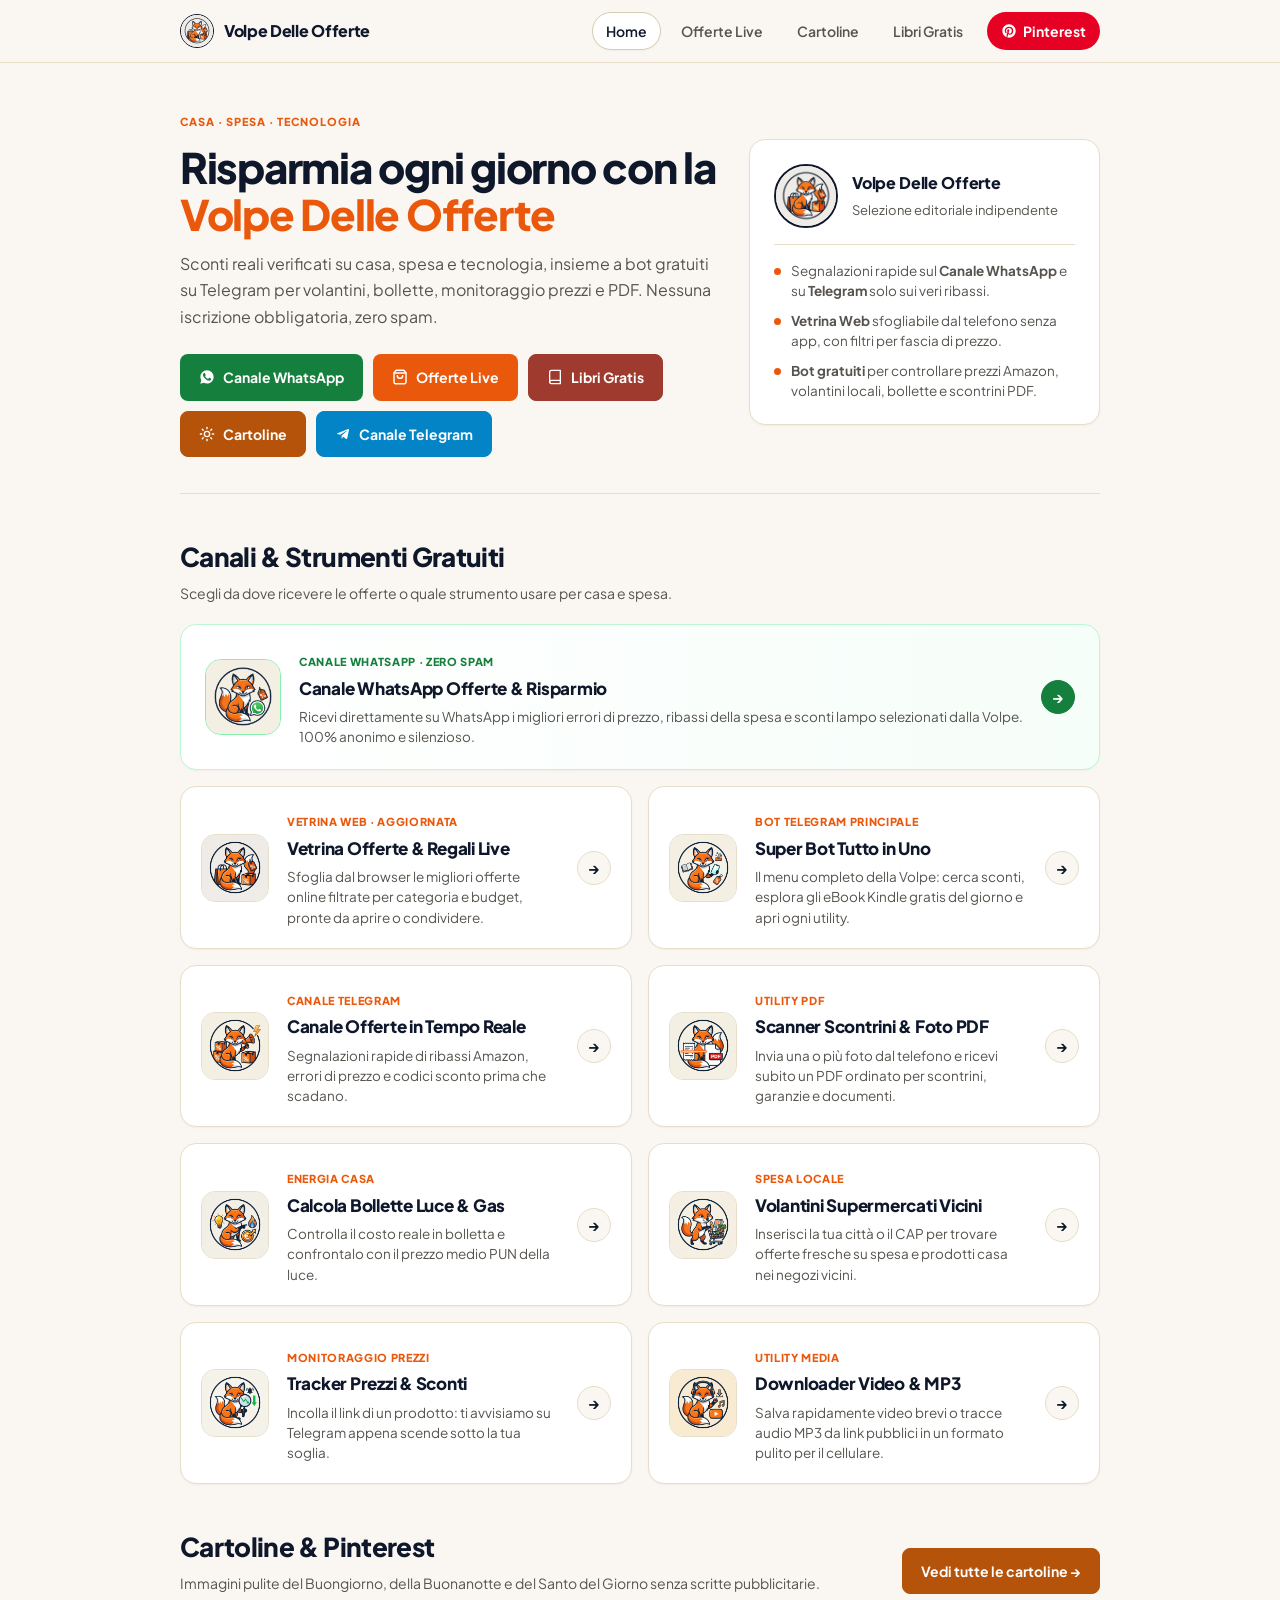
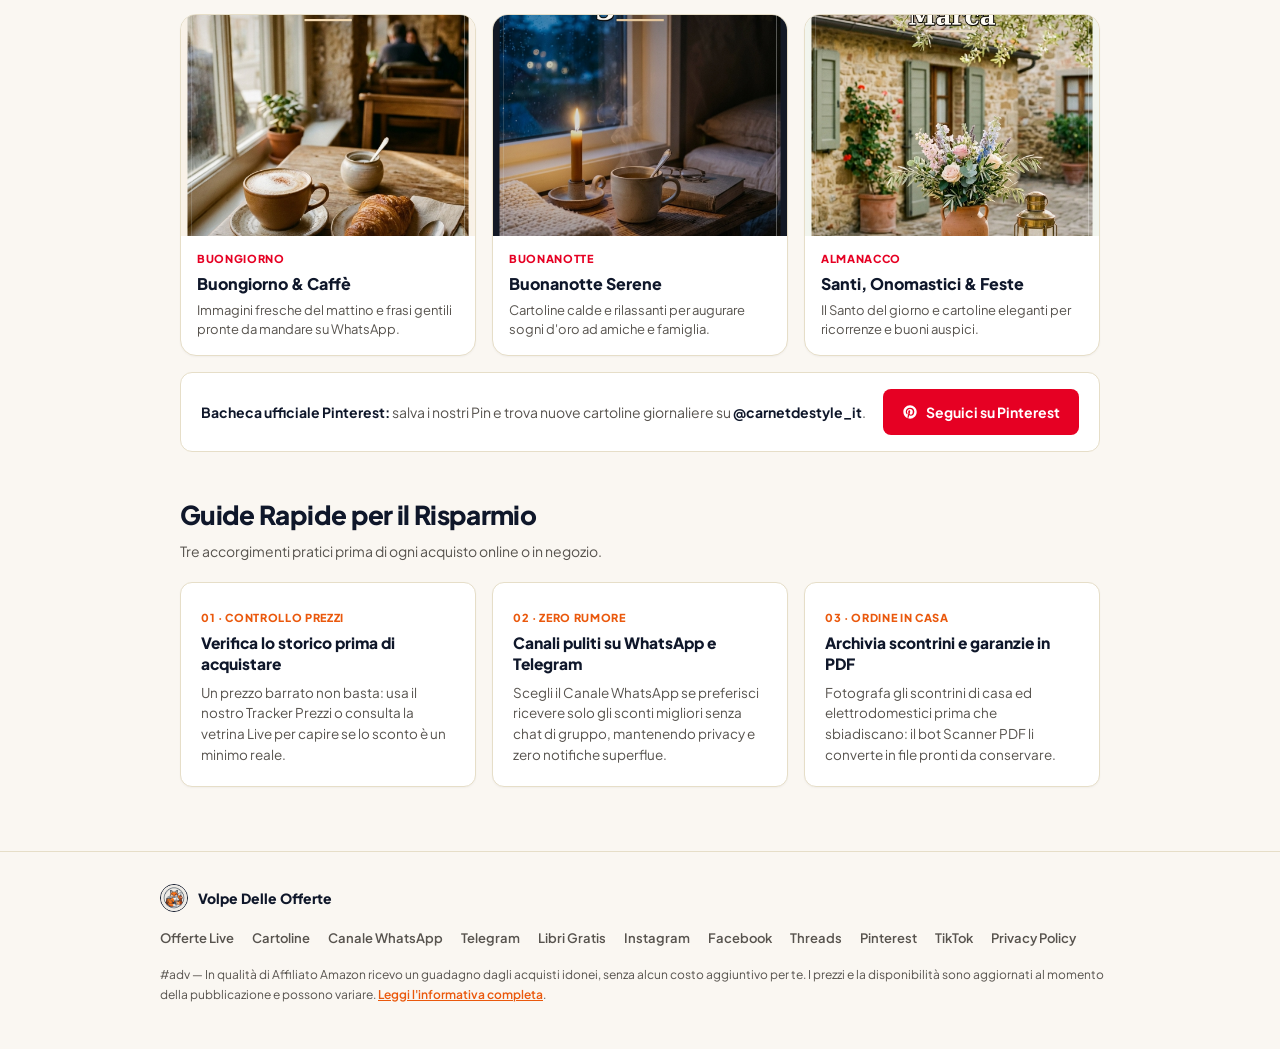
<file: index.html>
<!DOCTYPE html>
<html lang="it">
<head>
  <meta charset="UTF-8">
  <meta name="viewport" content="width=device-width, initial-scale=1.0">
  <meta name="p:domain_verify" content="c49199efcb4f9a79276123621d55f5be"/>
  <title>Volpe Delle Offerte — Sconti Verificati, Vetrina Risparmio e Strumenti Casa</title>
  <meta name="description" content="Volpe Delle Offerte seleziona ogni giorno offerte verificate e coupon, ribassi spesa, volantini supermercati, bot utili gratuiti su Telegram e cartoline per WhatsApp.">
  <meta property="og:title" content="Volpe Delle Offerte — Offerte Verificate &amp; Strumenti Gratuiti">
  <meta property="og:description" content="Canale WhatsApp senza spam, vetrina offerte live e strumenti gratuiti per la casa, la spesa e il risparmio quotidiano.">
  <meta property="og:type" content="website">
  <meta property="og:url" content="https://alby-eheh.github.io/">
  <meta property="og:image" content="https://alby-eheh.github.io/assets/logo.jpg">
  <link rel="icon" type="image/jpeg" href="assets/logo.jpg">
  <link rel="preconnect" href="https://fonts.googleapis.com">
  <link rel="preconnect" href="https://fonts.gstatic.com" crossorigin>
  <link href="https://fonts.googleapis.com/css2?family=Plus+Jakarta+Sans:wght@400;500;600;700;800&display=swap" rel="stylesheet">
  <link rel="stylesheet" href="assets/site.css?v=20261114">
  <style>
    /* Hero Editoriale a 2 Colonne */
    .hero-section {
      padding: 44px 0 36px;
      border-bottom: 1px solid var(--border);
    }

    .hero-grid {
      display: grid;
      grid-template-columns: minmax(0, 1.3fr) minmax(0, 0.85fr);
      gap: 32px;
      align-items: center;
    }

    .hero-eyebrow {
      display: inline-block;
      font-size: 11px;
      font-weight: 800;
      letter-spacing: 0.09em;
      text-transform: uppercase;
      color: var(--fox);
      margin-bottom: 12px;
    }

    .hero-title {
      margin: 0 0 14px;
      font-size: clamp(28px, 4vw, 42px);
      font-weight: 800;
      letter-spacing: -0.03em;
      line-height: 1.12;
      color: var(--ink);
    }

    .hero-title .accent {
      color: var(--fox);
    }

    .hero-subtitle {
      margin: 0 0 24px;
      font-size: 16px;
      color: var(--muted);
      max-width: 540px;
      line-height: 1.65;
    }

    .hero-actions {
      display: flex;
      flex-wrap: wrap;
      gap: 10px;
    }

    .hero-aside {
      background: var(--surface);
      border: 1px solid var(--border);
      border-radius: var(--radius-lg);
      padding: 24px;
      box-shadow: var(--shadow-sm);
    }

    .mascot-header {
      display: flex;
      align-items: center;
      gap: 14px;
      padding-bottom: 16px;
      margin-bottom: 16px;
      border-bottom: 1px solid var(--border);
    }

    .mascot-header img {
      width: 64px;
      height: 64px;
      border-radius: 50%;
      object-fit: cover;
      border: 2px solid var(--ink);
      background: var(--bg);
      flex-shrink: 0;
    }

    .mascot-header strong {
      display: block;
      font-size: 16px;
      font-weight: 800;
      color: var(--ink);
      letter-spacing: -0.01em;
    }

    .mascot-header span {
      font-size: 13px;
      color: var(--muted);
    }

    .mascot-list {
      list-style: none;
      margin: 0;
      padding: 0;
      display: grid;
      gap: 11px;
    }

    .mascot-list li {
      display: flex;
      align-items: flex-start;
      gap: 10px;
      font-size: 13.5px;
      color: var(--muted);
      line-height: 1.45;
    }

    .mascot-dot {
      width: 7px;
      height: 7px;
      border-radius: 50%;
      background: var(--fox);
      margin-top: 7px;
      flex-shrink: 0;
    }

    /* Intestazioni di Sezione */
    .section-block {
      padding: 42px 0 0;
    }

    .section-head {
      display: flex;
      align-items: flex-end;
      justify-content: space-between;
      flex-wrap: wrap;
      gap: 12px;
      margin-bottom: 20px;
    }

    .section-head h2 {
      margin: 0;
      font-size: clamp(21px, 2.6vw, 26px);
      font-weight: 800;
      letter-spacing: -0.025em;
      color: var(--ink);
    }

    .section-head p {
      margin: 4px 0 0;
      font-size: 14px;
      color: var(--muted);
    }

    /* Griglia Bento a 2 Colonne */
    .tools-grid {
      display: grid;
      grid-template-columns: repeat(2, minmax(0, 1fr));
      gap: 16px;
    }

    .tool-card {
      background: var(--surface);
      border: 1px solid var(--border);
      border-radius: var(--radius-lg);
      padding: 20px;
      display: flex;
      align-items: center;
      gap: 18px;
      box-shadow: var(--shadow-sm);
      transition: transform 0.16s ease, border-color 0.16s ease, box-shadow 0.16s ease;
    }

    .tool-card:hover {
      transform: translateY(-2px);
      border-color: var(--border-strong);
      box-shadow: var(--shadow-md);
    }

    .tool-card--featured {
      grid-column: 1 / -1;
      border-color: #bbf7d0;
      background: linear-gradient(to right, #ffffff 0%, #f6fef9 100%);
      padding: 22px 24px;
    }

    .tool-card--featured:hover {
      border-color: var(--wa);
    }

    .tool-icon {
      width: 68px;
      height: 68px;
      border-radius: 14px;
      object-fit: cover;
      border: 1px solid var(--border);
      background: var(--bg);
      flex-shrink: 0;
    }

    .tool-card--featured .tool-icon {
      width: 76px;
      height: 76px;
      border-radius: 16px;
      border-color: #86efac;
    }

    .tool-body {
      flex: 1;
      min-width: 0;
    }

    .tool-label {
      display: inline-block;
      font-size: 11px;
      font-weight: 800;
      letter-spacing: 0.06em;
      text-transform: uppercase;
      color: var(--fox);
      margin-bottom: 4px;
    }

    .tool-card--featured .tool-label {
      color: var(--wa);
    }

    .tool-title {
      margin: 0 0 5px;
      font-size: 17px;
      font-weight: 800;
      letter-spacing: -0.015em;
      color: var(--ink);
    }

    .tool-desc {
      margin: 0;
      font-size: 13.5px;
      color: var(--muted);
      line-height: 1.5;
    }

    .tool-arrow {
      width: 34px;
      height: 34px;
      border-radius: 50%;
      border: 1px solid var(--border);
      background: var(--bg);
      color: var(--ink);
      display: inline-flex;
      align-items: center;
      justify-content: center;
      flex-shrink: 0;
      font-size: 15px;
      font-weight: 700;
      transition: background-color 0.15s ease, color 0.15s ease, border-color 0.15s ease;
    }

    .tool-card:hover .tool-arrow {
      background: var(--ink);
      border-color: var(--ink);
      color: #ffffff;
    }

    .tool-card--featured .tool-arrow {
      background: var(--wa);
      border-color: var(--wa);
      color: #ffffff;
    }

    .tool-card--featured:hover .tool-arrow {
      background: var(--wa-hover);
      border-color: var(--wa-hover);
    }

    /* Sezione Cartoline & Pinterest a 3 Colonne Visuali */
    .cartoline-preview-grid {
      display: grid;
      grid-template-columns: repeat(3, minmax(0, 1fr));
      gap: 16px;
    }

    .preview-card {
      background: var(--surface);
      border: 1px solid var(--border);
      border-radius: var(--radius-lg);
      overflow: hidden;
      display: flex;
      flex-direction: column;
      box-shadow: var(--shadow-sm);
      transition: transform 0.16s ease, box-shadow 0.16s ease, border-color 0.16s ease;
    }

    .preview-card:hover {
      transform: translateY(-2px);
      border-color: var(--border-strong);
      box-shadow: var(--shadow-md);
    }

    .preview-card img {
      width: 100%;
      aspect-ratio: 4 / 3;
      object-fit: cover;
      background: var(--surface-alt);
    }

    .preview-card-body {
      padding: 14px 16px 16px;
    }

    .preview-card-tag {
      font-size: 11px;
      font-weight: 800;
      letter-spacing: 0.06em;
      text-transform: uppercase;
      color: var(--pinterest);
      margin-bottom: 4px;
      display: block;
    }

    .preview-card-title {
      margin: 0 0 4px;
      font-size: 16px;
      font-weight: 800;
      color: var(--ink);
    }

    .preview-card-desc {
      margin: 0;
      font-size: 13px;
      color: var(--muted);
      line-height: 1.45;
    }

    .pinterest-strip {
      margin-top: 16px;
      background: var(--surface);
      border: 1px solid var(--border);
      border-radius: var(--radius-md);
      padding: 16px 20px;
      display: flex;
      align-items: center;
      justify-content: space-between;
      flex-wrap: wrap;
      gap: 14px;
    }

    .pinterest-strip p {
      margin: 0;
      font-size: 14px;
      color: var(--muted);
    }

    .pinterest-strip strong {
      color: var(--ink);
    }

    /* Guide Pratiche 3 Colonne */
    .guides-grid {
      display: grid;
      grid-template-columns: repeat(3, minmax(0, 1fr));
      gap: 16px;
    }

    .guide-card {
      background: var(--surface);
      border: 1px solid var(--border);
      border-radius: var(--radius-md);
      padding: 20px;
      box-shadow: var(--shadow-sm);
    }

    .guide-step {
      display: inline-block;
      font-size: 11px;
      font-weight: 800;
      letter-spacing: 0.06em;
      text-transform: uppercase;
      color: var(--fox);
      margin-bottom: 6px;
    }

    .guide-card h3 {
      margin: 0 0 8px;
      font-size: 15.5px;
      font-weight: 800;
      line-height: 1.35;
      color: var(--ink);
    }

    .guide-card p {
      margin: 0;
      font-size: 13.5px;
      color: var(--muted);
      line-height: 1.55;
    }

    @media (max-width: 820px) {
      .hero-grid {
        grid-template-columns: 1fr;
        gap: 24px;
      }

      .tools-grid,
      .cartoline-preview-grid,
      .guides-grid {
        grid-template-columns: 1fr;
      }
    }

    @media (max-width: 640px) {
      .hero-section {
        padding: 28px 0 28px;
      }

      .tool-card,
      .tool-card--featured {
        padding: 16px;
        gap: 14px;
      }

      .tool-icon,
      .tool-card--featured .tool-icon {
        width: 56px;
        height: 56px;
      }
    }
      .btn-book { background: #9f3a2e; color: #fff; border-color: #9f3a2e; }
    .btn-book:hover { background: #822d23; color: #fff; }
    .btn-cards { background: #b45309; color: #fff; border-color: #b45309; }
    .btn-cards:hover { background: #92400e; color: #fff; }
    .btn-tg { background: #0284c7; color: #fff; border-color: #0284c7; }
    .btn-tg:hover { background: #0369a1; color: #fff; }
  </style>
</head>
<body>
  <header class="site-topbar">
    <div class="site-topbar-inner">
      <a class="site-brand" href="./">
        <img src="assets/logo.jpg" alt="Volpe Delle Offerte">
        <span>Volpe Delle Offerte</span>
      </a>
      <nav class="site-nav" aria-label="Menu principale">
        <a class="is-active" href="./">Home</a>
        <a href="miniapp/">Offerte Live</a>
        <a href="buongiorno/">Cartoline</a>
        <a href="libri/">Libri Gratis</a>
        <a class="nav-pinterest" href="https://www.pinterest.com/carnetdestyle_it/" target="_blank" rel="noopener">
          <svg class="icon-svg" viewBox="0 0 24 24" fill="currentColor" aria-hidden="true"><path d="M12 2C6.48 2 2 6.48 2 12c0 4.24 2.65 7.86 6.39 9.29-.09-.78-.17-1.98.04-2.83.18-.77 1.18-5.01 1.18-5.01s-.3-.6-.3-1.49c0-1.4.81-2.44 1.82-2.44.86 0 1.27.64 1.27 1.41 0 .86-.55 2.15-.83 3.34-.24 1 .5 1.81 1.48 1.81 1.78 0 3.14-1.88 3.14-4.59 0-2.4-1.72-4.08-4.18-4.08-2.85 0-4.52 2.14-4.52 4.35 0 .86.33 1.78.75 2.28.08.1.09.19.07.29-.08.31-.25 1-.28 1.14-.04.18-.15.22-.34.13-1.25-.58-2.03-2.41-2.03-3.88 0-3.16 2.3-6.06 6.62-6.06 3.48 0 6.18 2.48 6.18 5.79 0 3.45-2.18 6.23-5.2 6.23-1.02 0-1.97-.53-2.3-1.15l-.63 2.38c-.23.87-.84 1.96-1.25 2.62.94.29 1.94.45 2.98.45 5.52 0 10-4.48 10-10S17.52 2 12 2z"/></svg>
          Pinterest
        </a>
      </nav>
    </div>
  </header>

  <main class="site-container">
    <section class="hero-section">
      <div class="hero-grid">
        <div>
          <span class="hero-eyebrow">Casa · Spesa · Tecnologia</span>
          <h1 class="hero-title">Risparmia ogni giorno con la <span class="accent">Volpe Delle Offerte</span></h1>
          <p class="hero-subtitle">
            Sconti reali verificati su casa, spesa e tecnologia, insieme a bot gratuiti su Telegram per volantini, bollette, monitoraggio prezzi e PDF. Nessuna iscrizione obbligatoria, zero spam.
          </p>
          <div class="hero-actions">
            <a class="btn btn-wa" href="https://whatsapp.com/channel/0029VbETLnsD38CLMNvogI3g" target="_blank" rel="noopener">
              <svg class="icon-svg" viewBox="0 0 24 24" fill="currentColor" aria-hidden="true"><path d="M12.04 2C6.58 2 2.13 6.45 2.13 11.91c0 1.75.46 3.45 1.32 4.95L2 22l5.25-1.38c1.45.79 3.08 1.21 4.78 1.21 5.46 0 9.91-4.45 9.91-9.91C21.95 6.45 17.5 2 12.04 2zm5.82 14.07c-.24.68-1.42 1.3-1.96 1.38-.51.08-1.15.11-1.86-.12-.44-.14-1-.33-1.71-.64-3-1.3-4.96-4.34-5.11-4.54-.15-.2-1.22-1.63-1.22-3.11 0-1.48.77-2.21 1.05-2.51.27-.3.6-.37.8-.37.2 0 .4 0 .57.01.18.01.43-.07.67.51.24.59.83 2.02.9 2.17.07.15.12.32.02.52-.1.2-.15.32-.3.5-.15.17-.31.38-.45.51-.15.15-.3.31-.13.61.18.3.79 1.31 1.7 2.12 1.17 1.04 2.16 1.36 2.46 1.51.3.15.48.13.66-.08.18-.2.75-.87.95-1.17.2-.3.4-.25.67-.15.27.1 1.73.82 2.03.97.3.15.5.22.57.34.07.12.07.7-.17 1.38z"/></svg>
              Canale WhatsApp
            </a>
            <a class="btn btn-fox" href="miniapp/">
              <svg class="icon-svg" viewBox="0 0 24 24" fill="none" stroke="currentColor" stroke-width="2.2" stroke-linecap="round" stroke-linejoin="round" aria-hidden="true"><path d="M6 2L3 6v14a2 2 0 0 0 2 2h14a2 2 0 0 0 2-2V6l-3-4z"/><line x1="3" y1="6" x2="21" y2="6"/><path d="M16 10a4 4 0 0 1-8 0"/></svg>
              Offerte Live
            </a>
            <a class="btn btn-book" href="libri/"><svg class="icon-svg" viewBox="0 0 24 24" fill="none" stroke="currentColor" stroke-width="2" stroke-linecap="round" stroke-linejoin="round" aria-hidden="true"><path d="M4 19.5A2.5 2.5 0 0 1 6.5 17H20"/><path d="M6.5 2H20v20H6.5A2.5 2.5 0 0 1 4 19.5v-15A2.5 2.5 0 0 1 6.5 2z"/></svg>Libri Gratis</a>
            <a class="btn btn-cards" href="buongiorno/"><svg class="icon-svg" viewBox="0 0 24 24" fill="none" stroke="currentColor" stroke-width="2" stroke-linecap="round" stroke-linejoin="round" aria-hidden="true"><circle cx="12" cy="12" r="4"/><path d="M12 2v2"/><path d="M12 20v2"/><path d="m4.93 4.93 1.41 1.41"/><path d="m17.66 17.66 1.41 1.41"/><path d="M2 12h2"/><path d="M20 12h2"/><path d="m6.34 17.66-1.41 1.41"/><path d="m19.07 4.93-1.41 1.41"/></svg>Cartoline</a>
            <a class="btn btn-tg" href="https://t.me/offerteDaVolpe" target="_blank" rel="noopener">
              <svg class="icon-svg" viewBox="0 0 24 24" fill="currentColor" aria-hidden="true"><path d="M9.78 18.65l.28-4.23 7.68-6.92c.34-.31-.07-.46-.52-.19L7.74 13.3 3.64 12c-.88-.25-.89-.86.2-1.3l15.97-6.16c.73-.33 1.43.18 1.15 1.3l-2.72 12.81c-.19.91-.74 1.13-1.5.71L12.6 16.3l-1.99 1.93c-.23.23-.42.42-.83.42z"/></svg>
              Canale Telegram
            </a>
          </div>
        </div>

        <aside class="hero-aside" aria-label="Come funziona Volpe Delle Offerte">
          <div class="mascot-header">
            <img src="assets/logo.jpg" alt="Mascotte Volpe Delle Offerte">
            <div>
              <strong>Volpe Delle Offerte</strong>
              <span>Selezione editoriale indipendente</span>
            </div>
          </div>
          <ul class="mascot-list">
            <li><span class="mascot-dot"></span><span>Segnalazioni rapide sul <strong>Canale WhatsApp</strong> e su <strong>Telegram</strong> solo sui veri ribassi.</span></li>
            <li><span class="mascot-dot"></span><span><strong>Vetrina Web</strong> sfogliabile dal telefono senza app, con filtri per fascia di prezzo.</span></li>
            <li><span class="mascot-dot"></span><span><strong>Bot gratuiti</strong> per controllare prezzi Amazon, volantini locali, bollette e scontrini PDF.</span></li>
          </ul>
        </aside>
      </div>
    </section>

    <section class="section-block" id="strumenti">
      <div class="section-head">
        <div>
          <h2>Canali &amp; Strumenti Gratuiti</h2>
          <p>Scegli da dove ricevere le offerte o quale strumento usare per casa e spesa.</p>
        </div>
      </div>

      <div class="tools-grid">
        <a class="tool-card tool-card--featured" href="https://whatsapp.com/channel/0029VbETLnsD38CLMNvogI3g" target="_blank" rel="noopener">
          <img class="tool-icon" src="assets/whatsapp.jpg" alt="Icona Canale WhatsApp Volpe Delle Offerte">
          <div class="tool-body">
            <span class="tool-label">Canale WhatsApp · Zero Spam</span>
            <h3 class="tool-title">Canale WhatsApp Offerte &amp; Risparmio</h3>
            <p class="tool-desc">Ricevi direttamente su WhatsApp i migliori errori di prezzo, ribassi della spesa e sconti lampo selezionati dalla Volpe. 100% anonimo e silenzioso.</p>
          </div>
          <span class="tool-arrow" aria-hidden="true">→</span>
        </a>

        <a class="tool-card" href="miniapp/">
          <img class="tool-icon" src="assets/logo.jpg" alt="Vetrina Offerte Live">
          <div class="tool-body">
            <span class="tool-label">Vetrina Web · Aggiornata</span>
            <h3 class="tool-title">Vetrina Offerte &amp; Regali Live</h3>
            <p class="tool-desc">Sfoglia dal browser le migliori offerte online filtrate per categoria e budget, pronte da aprire o condividere.</p>
          </div>
          <span class="tool-arrow" aria-hidden="true">→</span>
        </a>

        <a class="tool-card" href="https://t.me/scontiofferteGRATISlibri_bot" target="_blank" rel="noopener">
          <img class="tool-icon" src="assets/super_bot.jpg" alt="Super Bot Tutto in Uno">
          <div class="tool-body">
            <span class="tool-label">Bot Telegram Principale</span>
            <h3 class="tool-title">Super Bot Tutto in Uno</h3>
            <p class="tool-desc">Il menu completo della Volpe: cerca sconti, esplora gli eBook Kindle gratis del giorno e apri ogni utility.</p>
          </div>
          <span class="tool-arrow" aria-hidden="true">→</span>
        </a>

        <a class="tool-card" href="https://t.me/offerteDaVolpe" target="_blank" rel="noopener">
          <img class="tool-icon" src="assets/deals.jpg" alt="Canale Telegram Offerte">
          <div class="tool-body">
            <span class="tool-label">Canale Telegram</span>
            <h3 class="tool-title">Canale Offerte in Tempo Reale</h3>
            <p class="tool-desc">Segnalazioni rapide di ribassi Amazon, errori di prezzo e codici sconto prima che scadano.</p>
          </div>
          <span class="tool-arrow" aria-hidden="true">→</span>
        </a>

        <a class="tool-card" href="https://t.me/ConvertitoreFotoPdf_bot" target="_blank" rel="noopener">
          <img class="tool-icon" src="assets/pdf.jpg" alt="Scanner Scontrini e Foto PDF">
          <div class="tool-body">
            <span class="tool-label">Utility PDF</span>
            <h3 class="tool-title">Scanner Scontrini &amp; Foto PDF</h3>
            <p class="tool-desc">Invia una o più foto dal telefono e ricevi subito un PDF ordinato per scontrini, garanzie e documenti.</p>
          </div>
          <span class="tool-arrow" aria-hidden="true">→</span>
        </a>

        <a class="tool-card" href="https://t.me/RisparmioBolletteLuceGas_bot" target="_blank" rel="noopener">
          <img class="tool-icon" src="assets/bollette.jpg" alt="Calcola Bollette Luce e Gas">
          <div class="tool-body">
            <span class="tool-label">Energia Casa</span>
            <h3 class="tool-title">Calcola Bollette Luce &amp; Gas</h3>
            <p class="tool-desc">Controlla il costo reale in bolletta e confrontalo con il prezzo medio PUN della luce.</p>
          </div>
          <span class="tool-arrow" aria-hidden="true">→</span>
        </a>

        <a class="tool-card" href="https://t.me/VolantiniScontiSpesa_bot" target="_blank" rel="noopener">
          <img class="tool-icon" src="assets/volantini.jpg" alt="Volantini Supermercati Vicini">
          <div class="tool-body">
            <span class="tool-label">Spesa Locale</span>
            <h3 class="tool-title">Volantini Supermercati Vicini</h3>
            <p class="tool-desc">Inserisci la tua città o il CAP per trovare offerte fresche su spesa e prodotti casa nei negozi vicini.</p>
          </div>
          <span class="tool-arrow" aria-hidden="true">→</span>
        </a>

        <a class="tool-card" href="https://t.me/AmazonTracciaPrezzi_bot" target="_blank" rel="noopener">
          <img class="tool-icon" src="assets/tracker.jpg" alt="Tracker Prezzi &amp; Sconti">
          <div class="tool-body">
            <span class="tool-label">Monitoraggio Prezzi</span>
            <h3 class="tool-title">Tracker Prezzi &amp; Sconti</h3>
            <p class="tool-desc">Incolla il link di un prodotto: ti avvisiamo su Telegram appena scende sotto la tua soglia.</p>
          </div>
          <span class="tool-arrow" aria-hidden="true">→</span>
        </a>

        <a class="tool-card" href="https://t.me/FacebookYoutubeDownload_bot" target="_blank" rel="noopener">
          <img class="tool-icon" src="assets/downloader.jpg" alt="Downloader Video e MP3">
          <div class="tool-body">
            <span class="tool-label">Utility Media</span>
            <h3 class="tool-title">Downloader Video &amp; MP3</h3>
            <p class="tool-desc">Salva rapidamente video brevi o tracce audio MP3 da link pubblici in un formato pulito per il cellulare.</p>
          </div>
          <span class="tool-arrow" aria-hidden="true">→</span>
        </a>
      </div>
    </section>

    <section class="section-block" id="cartoline">
      <div class="section-head">
        <div>
          <h2>Cartoline &amp; Pinterest</h2>
          <p>Immagini pulite del Buongiorno, della Buonanotte e del Santo del Giorno senza scritte pubblicitarie.</p>
        </div>
        <a class="btn btn-cards" href="buongiorno/">Vedi tutte le cartoline →</a>
      </div>

      <div class="cartoline-preview-grid">
        <a class="preview-card" href="buongiorno/">
          <img src="assets/cartoline/pin_buongiorno_2026-11-28.jpg" alt="Cartolina Buongiorno" loading="lazy">
          <div class="preview-card-body">
            <span class="preview-card-tag">Buongiorno</span>
            <h3 class="preview-card-title">Buongiorno &amp; Caffè</h3>
            <p class="preview-card-desc">Immagini fresche del mattino e frasi gentili pronte da mandare su WhatsApp.</p>
          </div>
        </a>

        <a class="preview-card" href="buonanotte/">
          <img src="assets/cartoline/pin_buonanotte_2026-11-28.jpg" alt="Cartolina Buonanotte" loading="lazy">
          <div class="preview-card-body">
            <span class="preview-card-tag">Buonanotte</span>
            <h3 class="preview-card-title">Buonanotte Serene</h3>
            <p class="preview-card-desc">Cartoline calde e rilassanti per augurare sogni d'oro ad amiche e famiglia.</p>
          </div>
        </a>

        <a class="preview-card" href="santi/">
          <img src="assets/cartoline/pin_festivo_2026-11-28.jpg" alt="Cartolina Santo del Giorno e Feste" loading="lazy">
          <div class="preview-card-body">
            <span class="preview-card-tag">Almanacco</span>
            <h3 class="preview-card-title">Santi, Onomastici &amp; Feste</h3>
            <p class="preview-card-desc">Il Santo del giorno e cartoline eleganti per ricorrenze e buoni auspici.</p>
          </div>
        </a>
      </div>

      <div class="pinterest-strip">
        <p><strong>Bacheca ufficiale Pinterest:</strong> salva i nostri Pin e trova nuove cartoline giornaliere su <strong>@carnetdestyle_it</strong>.</p>
        <a class="btn btn-pinterest" href="https://www.pinterest.com/carnetdestyle_it/" target="_blank" rel="noopener">
          <svg class="icon-svg" viewBox="0 0 24 24" fill="currentColor" aria-hidden="true"><path d="M12 2C6.48 2 2 6.48 2 12c0 4.24 2.65 7.86 6.39 9.29-.09-.78-.17-1.98.04-2.83.18-.77 1.18-5.01 1.18-5.01s-.3-.6-.3-1.49c0-1.4.81-2.44 1.82-2.44.86 0 1.27.64 1.27 1.41 0 .86-.55 2.15-.83 3.34-.24 1 .5 1.81 1.48 1.81 1.78 0 3.14-1.88 3.14-4.59 0-2.4-1.72-4.08-4.18-4.08-2.85 0-4.52 2.14-4.52 4.35 0 .86.33 1.78.75 2.28.08.1.09.19.07.29-.08.31-.25 1-.28 1.14-.04.18-.15.22-.34.13-1.25-.58-2.03-2.41-2.03-3.88 0-3.16 2.3-6.06 6.62-6.06 3.48 0 6.18 2.48 6.18 5.79 0 3.45-2.18 6.23-5.2 6.23-1.02 0-1.97-.53-2.3-1.15l-.63 2.38c-.23.87-.84 1.96-1.25 2.62.94.29 1.94.45 2.98.45 5.52 0 10-4.48 10-10S17.52 2 12 2z"/></svg>
          Seguici su Pinterest
        </a>
      </div>
    </section>

    <section class="section-block" id="guide">
      <div class="section-head">
        <div>
          <h2>Guide Rapide per il Risparmio</h2>
          <p>Tre accorgimenti pratici prima di ogni acquisto online o in negozio.</p>
        </div>
      </div>

      <div class="guides-grid">
        <article class="guide-card">
          <span class="guide-step">01 · Controllo Prezzi</span>
          <h3>Verifica lo storico prima di acquistare</h3>
          <p>Un prezzo barrato non basta: usa il nostro Tracker Prezzi o consulta la vetrina Live per capire se lo sconto è un minimo reale.</p>
        </article>

        <article class="guide-card">
          <span class="guide-step">02 · Zero Rumore</span>
          <h3>Canali puliti su WhatsApp e Telegram</h3>
          <p>Scegli il Canale WhatsApp se preferisci ricevere solo gli sconti migliori senza chat di gruppo, mantenendo privacy e zero notifiche superflue.</p>
        </article>

        <article class="guide-card">
          <span class="guide-step">03 · Ordine in Casa</span>
          <h3>Archivia scontrini e garanzie in PDF</h3>
          <p>Fotografa gli scontrini di casa ed elettrodomestici prima che sbiadiscano: il bot Scanner PDF li converte in file pronti da conservare.</p>
        </article>
      </div>
    </section>
  </main>

  <footer class="site-footer">
    <div class="site-footer-inner">
      <div class="site-footer-top">
        <div class="site-footer-brand">
          <img src="assets/logo.jpg" alt="Volpe Delle Offerte">
          <span>Volpe Delle Offerte</span>
        </div>
        <nav class="site-footer-links" aria-label="Link utili">
          <a href="miniapp/">Offerte Live</a>
          <a href="buongiorno/">Cartoline</a>
          <a href="https://whatsapp.com/channel/0029VbETLnsD38CLMNvogI3g" target="_blank" rel="noopener">Canale WhatsApp</a>
          <a href="https://t.me/offerteDaVolpe" target="_blank" rel="noopener">Telegram</a>
          <a href="libri/">Libri Gratis</a>
          <a href="https://www.instagram.com/volpe_delle_offerte/" target="_blank" rel="noopener">Instagram</a>
          <a href="https://www.facebook.com/profile.php?id=384762195660528" target="_blank" rel="noopener">Facebook</a>
          <a href="https://www.threads.com/@volpe_delle_offerte" target="_blank" rel="noopener">Threads</a>
          <a href="https://www.pinterest.com/carnetdestyle_it/" target="_blank" rel="noopener">Pinterest</a>
          <a href="https://www.tiktok.com/@risparmiocasa.smart" target="_blank" rel="noopener">TikTok</a>
          <a href="privacy.html">Privacy Policy</a>
        </nav>
      </div>
      <div class="site-footer-legal">
        #adv — In qualità di Affiliato Amazon ricevo un guadagno dagli acquisti idonei, senza alcun costo aggiuntivo per te. I prezzi e la disponibilità sono aggiornati al momento della pubblicazione e possono variare. <a href="privacy.html">Leggi l'informativa completa</a>.
      </div>
    </div>
  </footer>
<script data-goatcounter="https://volpedelleofferte.goatcounter.com/count" async src="//gc.zgo.at/count.js"></script>
</body>
</html>
</file>
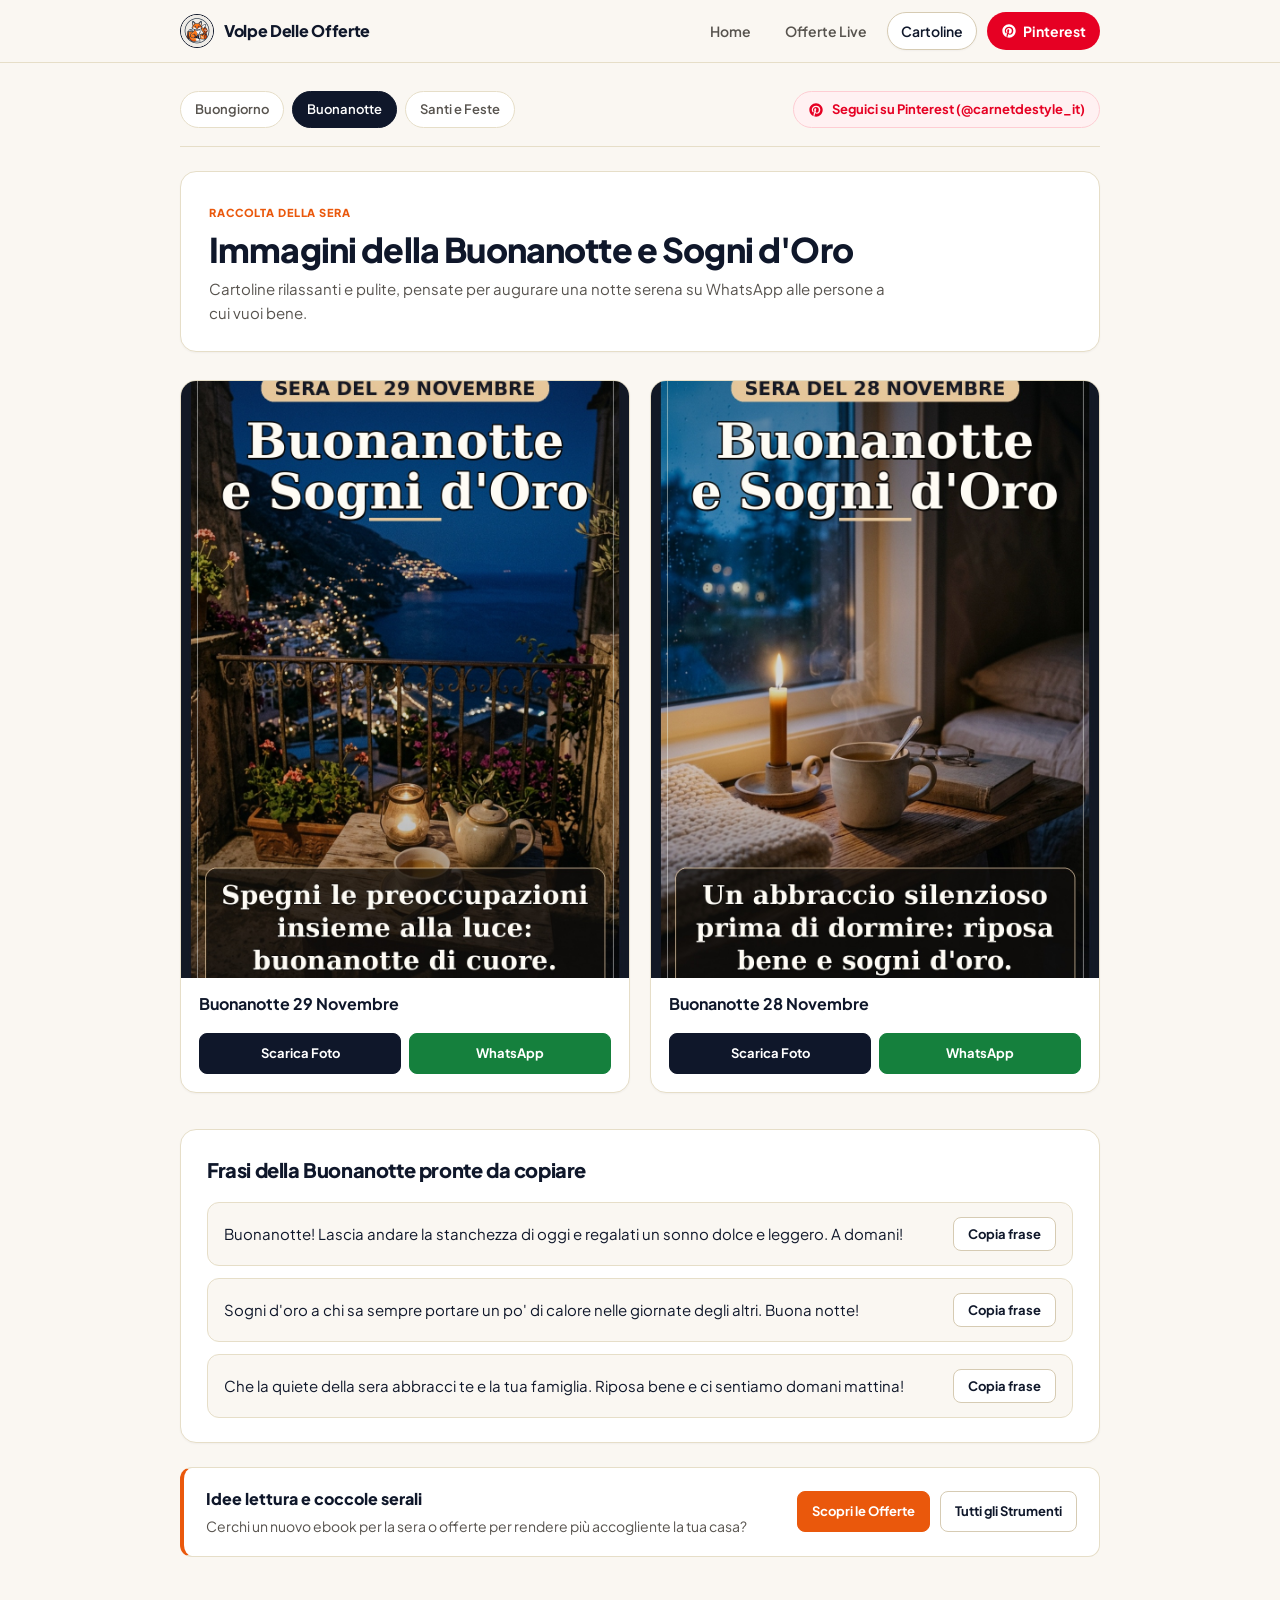
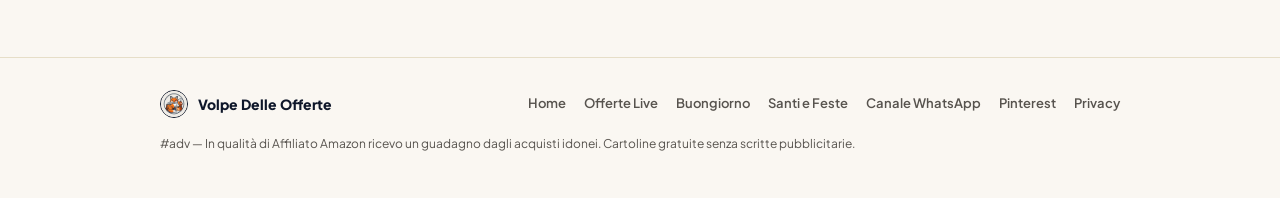
<file: buonanotte/index.html>
<!DOCTYPE html>
<html lang="it">
<head>
  <meta charset="UTF-8">
  <meta name="viewport" content="width=device-width, initial-scale=1.0">
  <title>Immagini Buonanotte Nuove e Dolci da Mandare su WhatsApp</title>
  <meta name="description" content="Immagini serene della Buonanotte e sogni d'oro senza pubblicità, pronte da scaricare gratis e condividere su WhatsApp.">
  <link rel="icon" type="image/jpeg" href="../assets/logo.jpg">
  <link rel="preconnect" href="https://fonts.googleapis.com">
  <link rel="preconnect" href="https://fonts.gstatic.com" crossorigin>
  <link href="https://fonts.googleapis.com/css2?family=Playfair+Display:wght@600;700&family=Plus+Jakarta+Sans:wght@400;600;700;800&display=swap" rel="stylesheet">
  <link rel="stylesheet" href="../assets/site.css?v=20261114">
  <link rel="stylesheet" href="../assets/cartoline.css?v=20261114">
</head>
<body>
  <header class="site-topbar">
    <div class="site-topbar-inner">
      <a class="site-brand" href="../">
        <img src="../assets/logo.jpg" alt="Volpe Delle Offerte">
        <span>Volpe Delle Offerte</span>
      </a>
      <nav class="site-nav" aria-label="Menu principale">
        <a href="../">Home</a>
        <a href="../miniapp/">Offerte Live</a>
        <a class="is-active" href="../buongiorno/">Cartoline</a>
        <a class="nav-pinterest" href="https://www.pinterest.com/carnetdestyle_it/" target="_blank" rel="noopener">
          <svg class="icon-svg" viewBox="0 0 24 24" fill="currentColor" aria-hidden="true"><path d="M12 2C6.48 2 2 6.48 2 12c0 4.24 2.65 7.86 6.39 9.29-.09-.78-.17-1.98.04-2.83.18-.77 1.18-5.01 1.18-5.01s-.3-.6-.3-1.49c0-1.4.81-2.44 1.82-2.44.86 0 1.27.64 1.27 1.41 0 .86-.55 2.15-.83 3.34-.24 1 .5 1.81 1.48 1.81 1.78 0 3.14-1.88 3.14-4.59 0-2.4-1.72-4.08-4.18-4.08-2.85 0-4.52 2.14-4.52 4.35 0 .86.33 1.78.75 2.28.08.1.09.19.07.29-.08.31-.25 1-.28 1.14-.04.18-.15.22-.34.13-1.25-.58-2.03-2.41-2.03-3.88 0-3.16 2.3-6.06 6.62-6.06 3.48 0 6.18 2.48 6.18 5.79 0 3.45-2.18 6.23-5.2 6.23-1.02 0-1.97-.53-2.3-1.15l-.63 2.38c-.23.87-.84 1.96-1.25 2.62.94.29 1.94.45 2.98.45 5.52 0 10-4.48 10-10S17.52 2 12 2z"/></svg>
          Pinterest
        </a>
      </nav>
    </div>
  </header>

  <main class="container cartoline-container">
    <div class="subnav-bar">
      <nav class="subnav-pills" aria-label="Categorie cartoline">
        <a href="../buongiorno/">Buongiorno</a>
        <a class="active" href="../buonanotte/">Buonanotte</a>
        <a href="../santi/">Santi e Feste</a>
      </nav>
      <a class="subnav-pinterest-note" href="https://www.pinterest.com/carnetdestyle_it/" target="_blank" rel="noopener">
        <svg class="icon-svg" viewBox="0 0 24 24" fill="currentColor" aria-hidden="true"><path d="M12 2C6.48 2 2 6.48 2 12c0 4.24 2.65 7.86 6.39 9.29-.09-.78-.17-1.98.04-2.83.18-.77 1.18-5.01 1.18-5.01s-.3-.6-.3-1.49c0-1.4.81-2.44 1.82-2.44.86 0 1.27.64 1.27 1.41 0 .86-.55 2.15-.83 3.34-.24 1 .5 1.81 1.48 1.81 1.78 0 3.14-1.88 3.14-4.59 0-2.4-1.72-4.08-4.18-4.08-2.85 0-4.52 2.14-4.52 4.35 0 .86.33 1.78.75 2.28.08.1.09.19.07.29-.08.31-.25 1-.28 1.14-.04.18-.15.22-.34.13-1.25-.58-2.03-2.41-2.03-3.88 0-3.16 2.3-6.06 6.62-6.06 3.48 0 6.18 2.48 6.18 5.79 0 3.45-2.18 6.23-5.2 6.23-1.02 0-1.97-.53-2.3-1.15l-.63 2.38c-.23.87-.84 1.96-1.25 2.62.94.29 1.94.45 2.98.45 5.52 0 10-4.48 10-10S17.52 2 12 2z"/></svg>
        Seguici su Pinterest (@carnetdestyle_it)
      </a>
    </div>

    <section class="hero">
      <span class="hero-eyebrow">Raccolta della Sera</span>
      <h1>Immagini della Buonanotte e Sogni d'Oro</h1>
      <p>Cartoline rilassanti e pulite, pensate per augurare una notte serena su WhatsApp alle persone a cui vuoi bene.</p>
    </section>

    <section class="grid">
      <article class="card">
        <img src="../assets/cartoline/pin_buonanotte_2026-11-29.jpg" alt="Buonanotte 29 Novembre candela calda e riposo sereno">
        <div class="card-body">
          <h2 class="card-title">Buonanotte 29 Novembre</h2>
          <div class="card-actions">
            <a class="btn btn-primary" href="../assets/cartoline/pin_buonanotte_2026-11-29.jpg" download="buonanotte_29_novembre.jpg">Scarica Foto</a>
            <a class="btn btn-whatsapp" href="https://wa.me/?text=Buonanotte%21%20Spegni%20le%20preoccupazioni%20insieme%20alla%20luce%3A%20buonanotte%20di%20cuore.%20https%3A//alby-eheh.github.io/buonanotte/" target="_blank" rel="noopener">WhatsApp</a>
          </div>
        </div>
      </article>

      <article class="card">
        <img src="../assets/cartoline/pin_buonanotte_2026-11-28.jpg" alt="Buonanotte 28 Novembre candela calda e riposo sereno">
        <div class="card-body">
          <h2 class="card-title">Buonanotte 28 Novembre</h2>
          <div class="card-actions">
            <a class="btn btn-primary" href="../assets/cartoline/pin_buonanotte_2026-11-28.jpg" download="buonanotte_28_novembre.jpg">Scarica Foto</a>
            <a class="btn btn-whatsapp" href="https://wa.me/?text=Buonanotte%21%20Un%20abbraccio%20silenzioso%20prima%20di%20dormire%3A%20riposa%20bene%20e%20sogni%20d%27oro.%20https%3A//alby-eheh.github.io/buonanotte/" target="_blank" rel="noopener">WhatsApp</a>
          </div>
        </div>
      </article>
    </section>

    <section class="section-box">
      <h2>Frasi della Buonanotte pronte da copiare</h2>
      <div class="quotes-list">
        <div class="quote-item">
          <p>Buonanotte! Lascia andare la stanchezza di oggi e regalati un sonno dolce e leggero. A domani!</p>
          <button class="copy-btn" data-quote="Buonanotte! Lascia andare la stanchezza di oggi e regalati un sonno dolce e leggero. A domani!">Copia frase</button>
        </div>
        <div class="quote-item">
          <p>Sogni d'oro a chi sa sempre portare un po' di calore nelle giornate degli altri. Buona notte!</p>
          <button class="copy-btn" data-quote="Sogni d'oro a chi sa sempre portare un po' di calore nelle giornate degli altri. Buona notte!">Copia frase</button>
        </div>
        <div class="quote-item">
          <p>Che la quiete della sera abbracci te e la tua famiglia. Riposa bene e ci sentiamo domani mattina!</p>
          <button class="copy-btn" data-quote="Che la quiete della sera abbracci te e la tua famiglia. Riposa bene e ci sentiamo domani mattina!">Copia frase</button>
        </div>
      </div>
    </section>

    <aside class="promo-subtle">
      <div>
        <h3>Idee lettura e coccole serali</h3>
        <p>Cerchi un nuovo ebook per la sera o offerte per rendere più accogliente la tua casa?</p>
      </div>
      <div class="promo-links">
        <a href="../miniapp/">Scopri le Offerte</a>
        <a class="secondary" href="../">Tutti gli Strumenti</a>
      </div>
    </aside>

  </main>

  <footer class="site-footer">
    <div class="site-footer-inner">
      <div class="site-footer-top">
        <div class="site-footer-brand">
          <img src="../assets/logo.jpg" alt="Volpe Delle Offerte">
          <span>Volpe Delle Offerte</span>
        </div>
        <nav class="site-footer-links" aria-label="Link utili">
          <a href="../">Home</a>
          <a href="../miniapp/">Offerte Live</a>
          <a href="../buongiorno/">Buongiorno</a>
          <a href="../santi/">Santi e Feste</a>
          <a href="https://whatsapp.com/channel/0029VbETLnsD38CLMNvogI3g" target="_blank" rel="noopener">Canale WhatsApp</a>
          <a href="https://www.pinterest.com/carnetdestyle_it/" target="_blank" rel="noopener">Pinterest</a>
          <a href="../privacy.html">Privacy</a>
        </nav>
      </div>
      <div class="site-footer-legal">
        #adv — In qualità di Affiliato Amazon ricevo un guadagno dagli acquisti idonei. Cartoline gratuite senza scritte pubblicitarie.
      </div>
    </div>
  </footer>
  <script src="../assets/cartoline.js"></script>
<script data-goatcounter="https://volpedelleofferte.goatcounter.com/count" async src="//gc.zgo.at/count.js"></script>
</body>
</html>
</file>
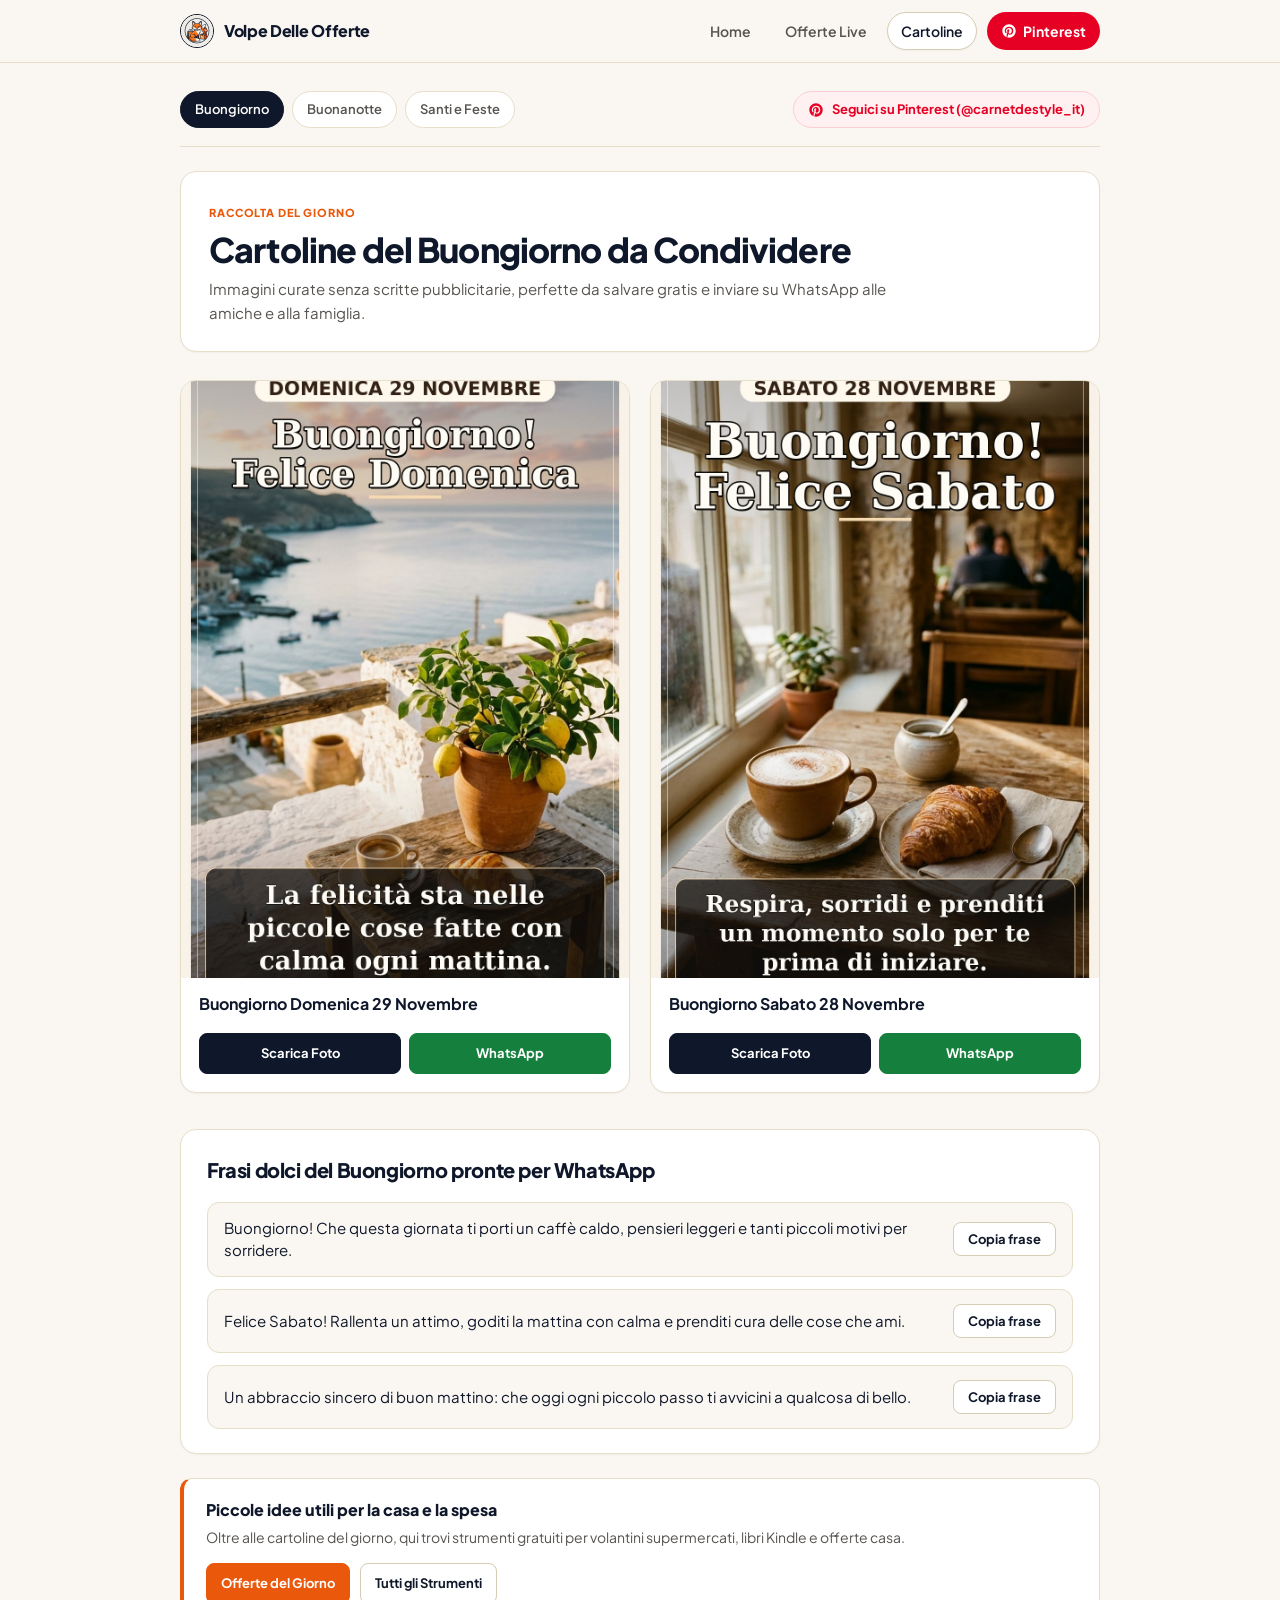
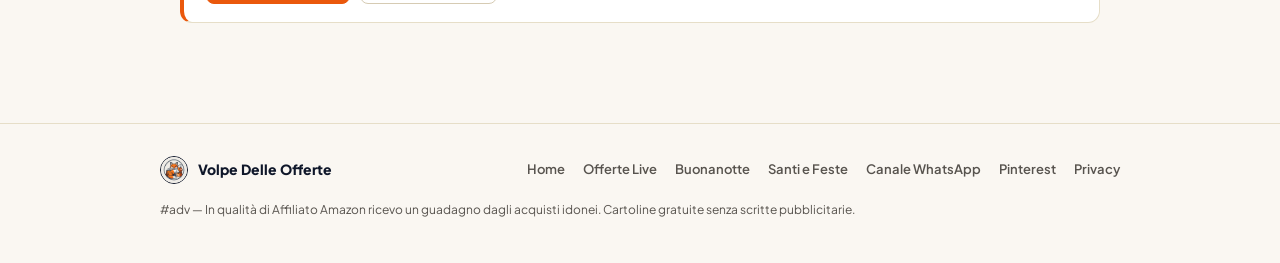
<file: buongiorno/index.html>
<!DOCTYPE html>
<html lang="it">
<head>
  <meta charset="UTF-8">
  <meta name="viewport" content="width=device-width, initial-scale=1.0">
  <title>Immagini Buongiorno Nuove da Scaricare e Mandare su WhatsApp</title>
  <meta name="description" content="Cartoline pulite del Buongiorno con data e giorno della settimana, frasi dolci pronte da copiare e inviare su WhatsApp ad amiche e famiglia.">
  <link rel="icon" type="image/jpeg" href="../assets/logo.jpg">
  <link rel="preconnect" href="https://fonts.googleapis.com">
  <link rel="preconnect" href="https://fonts.gstatic.com" crossorigin>
  <link href="https://fonts.googleapis.com/css2?family=Playfair+Display:wght@600;700&family=Plus+Jakarta+Sans:wght@400;600;700;800&display=swap" rel="stylesheet">
  <link rel="stylesheet" href="../assets/site.css?v=20261114">
  <link rel="stylesheet" href="../assets/cartoline.css?v=20261114">
</head>
<body>
  <header class="site-topbar">
    <div class="site-topbar-inner">
      <a class="site-brand" href="../">
        <img src="../assets/logo.jpg" alt="Volpe Delle Offerte">
        <span>Volpe Delle Offerte</span>
      </a>
      <nav class="site-nav" aria-label="Menu principale">
        <a href="../">Home</a>
        <a href="../miniapp/">Offerte Live</a>
        <a class="is-active" href="../buongiorno/">Cartoline</a>
        <a class="nav-pinterest" href="https://www.pinterest.com/carnetdestyle_it/" target="_blank" rel="noopener">
          <svg class="icon-svg" viewBox="0 0 24 24" fill="currentColor" aria-hidden="true"><path d="M12 2C6.48 2 2 6.48 2 12c0 4.24 2.65 7.86 6.39 9.29-.09-.78-.17-1.98.04-2.83.18-.77 1.18-5.01 1.18-5.01s-.3-.6-.3-1.49c0-1.4.81-2.44 1.82-2.44.86 0 1.27.64 1.27 1.41 0 .86-.55 2.15-.83 3.34-.24 1 .5 1.81 1.48 1.81 1.78 0 3.14-1.88 3.14-4.59 0-2.4-1.72-4.08-4.18-4.08-2.85 0-4.52 2.14-4.52 4.35 0 .86.33 1.78.75 2.28.08.1.09.19.07.29-.08.31-.25 1-.28 1.14-.04.18-.15.22-.34.13-1.25-.58-2.03-2.41-2.03-3.88 0-3.16 2.3-6.06 6.62-6.06 3.48 0 6.18 2.48 6.18 5.79 0 3.45-2.18 6.23-5.2 6.23-1.02 0-1.97-.53-2.3-1.15l-.63 2.38c-.23.87-.84 1.96-1.25 2.62.94.29 1.94.45 2.98.45 5.52 0 10-4.48 10-10S17.52 2 12 2z"/></svg>
          Pinterest
        </a>
      </nav>
    </div>
  </header>

  <main class="container cartoline-container">
    <div class="subnav-bar">
      <nav class="subnav-pills" aria-label="Categorie cartoline">
        <a class="active" href="../buongiorno/">Buongiorno</a>
        <a href="../buonanotte/">Buonanotte</a>
        <a href="../santi/">Santi e Feste</a>
      </nav>
      <a class="subnav-pinterest-note" href="https://www.pinterest.com/carnetdestyle_it/" target="_blank" rel="noopener">
        <svg class="icon-svg" viewBox="0 0 24 24" fill="currentColor" aria-hidden="true"><path d="M12 2C6.48 2 2 6.48 2 12c0 4.24 2.65 7.86 6.39 9.29-.09-.78-.17-1.98.04-2.83.18-.77 1.18-5.01 1.18-5.01s-.3-.6-.3-1.49c0-1.4.81-2.44 1.82-2.44.86 0 1.27.64 1.27 1.41 0 .86-.55 2.15-.83 3.34-.24 1 .5 1.81 1.48 1.81 1.78 0 3.14-1.88 3.14-4.59 0-2.4-1.72-4.08-4.18-4.08-2.85 0-4.52 2.14-4.52 4.35 0 .86.33 1.78.75 2.28.08.1.09.19.07.29-.08.31-.25 1-.28 1.14-.04.18-.15.22-.34.13-1.25-.58-2.03-2.41-2.03-3.88 0-3.16 2.3-6.06 6.62-6.06 3.48 0 6.18 2.48 6.18 5.79 0 3.45-2.18 6.23-5.2 6.23-1.02 0-1.97-.53-2.3-1.15l-.63 2.38c-.23.87-.84 1.96-1.25 2.62.94.29 1.94.45 2.98.45 5.52 0 10-4.48 10-10S17.52 2 12 2z"/></svg>
        Seguici su Pinterest (@carnetdestyle_it)
      </a>
    </div>

    <section class="hero">
      <span class="hero-eyebrow">Raccolta del Giorno</span>
      <h1>Cartoline del Buongiorno da Condividere</h1>
      <p>Immagini curate senza scritte pubblicitarie, perfette da salvare gratis e inviare su WhatsApp alle amiche e alla famiglia.</p>
    </section>

    <section class="grid">
      <article class="card">
        <img src="../assets/cartoline/pin_buongiorno_2026-11-29.jpg" alt="Buongiorno Domenica 29 Novembre immagine con caffe">
        <div class="card-body">
          <h2 class="card-title">Buongiorno Domenica 29 Novembre</h2>
          <div class="card-actions">
            <a class="btn btn-primary" href="../assets/cartoline/pin_buongiorno_2026-11-29.jpg" download="buongiorno_29_novembre.jpg">Scarica Foto</a>
            <a class="btn btn-whatsapp" href="https://wa.me/?text=Buongiorno%21%20La%20felicit%C3%A0%20sta%20nelle%20piccole%20cose%20fatte%20con%20calma%20ogni%20mattina.%20https%3A//alby-eheh.github.io/buongiorno/" target="_blank" rel="noopener">WhatsApp</a>
          </div>
        </div>
      </article>

      <article class="card">
        <img src="../assets/cartoline/pin_buongiorno_2026-11-28.jpg" alt="Buongiorno Sabato 28 Novembre immagine con caffe">
        <div class="card-body">
          <h2 class="card-title">Buongiorno Sabato 28 Novembre</h2>
          <div class="card-actions">
            <a class="btn btn-primary" href="../assets/cartoline/pin_buongiorno_2026-11-28.jpg" download="buongiorno_28_novembre.jpg">Scarica Foto</a>
            <a class="btn btn-whatsapp" href="https://wa.me/?text=Buongiorno%21%20Respira%2C%20sorridi%20e%20prenditi%20un%20momento%20solo%20per%20te%20prima%20di%20iniziare.%20https%3A//alby-eheh.github.io/buongiorno/" target="_blank" rel="noopener">WhatsApp</a>
          </div>
        </div>
      </article>
    </section>

    <section class="section-box">
      <h2>Frasi dolci del Buongiorno pronte per WhatsApp</h2>
      <div class="quotes-list">
        <div class="quote-item">
          <p>Buongiorno! Che questa giornata ti porti un caffè caldo, pensieri leggeri e tanti piccoli motivi per sorridere.</p>
          <button class="copy-btn" data-quote="Buongiorno! Che questa giornata ti porti un caffè caldo, pensieri leggeri e tanti piccoli motivi per sorridere.">Copia frase</button>
        </div>
        <div class="quote-item">
          <p>Felice Sabato! Rallenta un attimo, goditi la mattina con calma e prenditi cura delle cose che ami.</p>
          <button class="copy-btn" data-quote="Felice Sabato! Rallenta un attimo, goditi la mattina con calma e prenditi cura delle cose che ami.">Copia frase</button>
        </div>
        <div class="quote-item">
          <p>Un abbraccio sincero di buon mattino: che oggi ogni piccolo passo ti avvicini a qualcosa di bello.</p>
          <button class="copy-btn" data-quote="Un abbraccio sincero di buon mattino: che oggi ogni piccolo passo ti avvicini a qualcosa di bello.">Copia frase</button>
        </div>
      </div>
    </section>

    <aside class="promo-subtle">
      <div>
        <h3>Piccole idee utili per la casa e la spesa</h3>
        <p>Oltre alle cartoline del giorno, qui trovi strumenti gratuiti per volantini supermercati, libri Kindle e offerte casa.</p>
      </div>
      <div class="promo-links">
        <a href="../miniapp/">Offerte del Giorno</a>
        <a class="secondary" href="../">Tutti gli Strumenti</a>
      </div>
    </aside>

  </main>

  <footer class="site-footer">
    <div class="site-footer-inner">
      <div class="site-footer-top">
        <div class="site-footer-brand">
          <img src="../assets/logo.jpg" alt="Volpe Delle Offerte">
          <span>Volpe Delle Offerte</span>
        </div>
        <nav class="site-footer-links" aria-label="Link utili">
          <a href="../">Home</a>
          <a href="../miniapp/">Offerte Live</a>
          <a href="../buonanotte/">Buonanotte</a>
          <a href="../santi/">Santi e Feste</a>
          <a href="https://whatsapp.com/channel/0029VbETLnsD38CLMNvogI3g" target="_blank" rel="noopener">Canale WhatsApp</a>
          <a href="https://www.pinterest.com/carnetdestyle_it/" target="_blank" rel="noopener">Pinterest</a>
          <a href="../privacy.html">Privacy</a>
        </nav>
      </div>
      <div class="site-footer-legal">
        #adv — In qualità di Affiliato Amazon ricevo un guadagno dagli acquisti idonei. Cartoline gratuite senza scritte pubblicitarie.
      </div>
    </div>
  </footer>
  <script src="../assets/cartoline.js"></script>
<script data-goatcounter="https://volpedelleofferte.goatcounter.com/count" async src="//gc.zgo.at/count.js"></script>
</body>
</html>
</file>
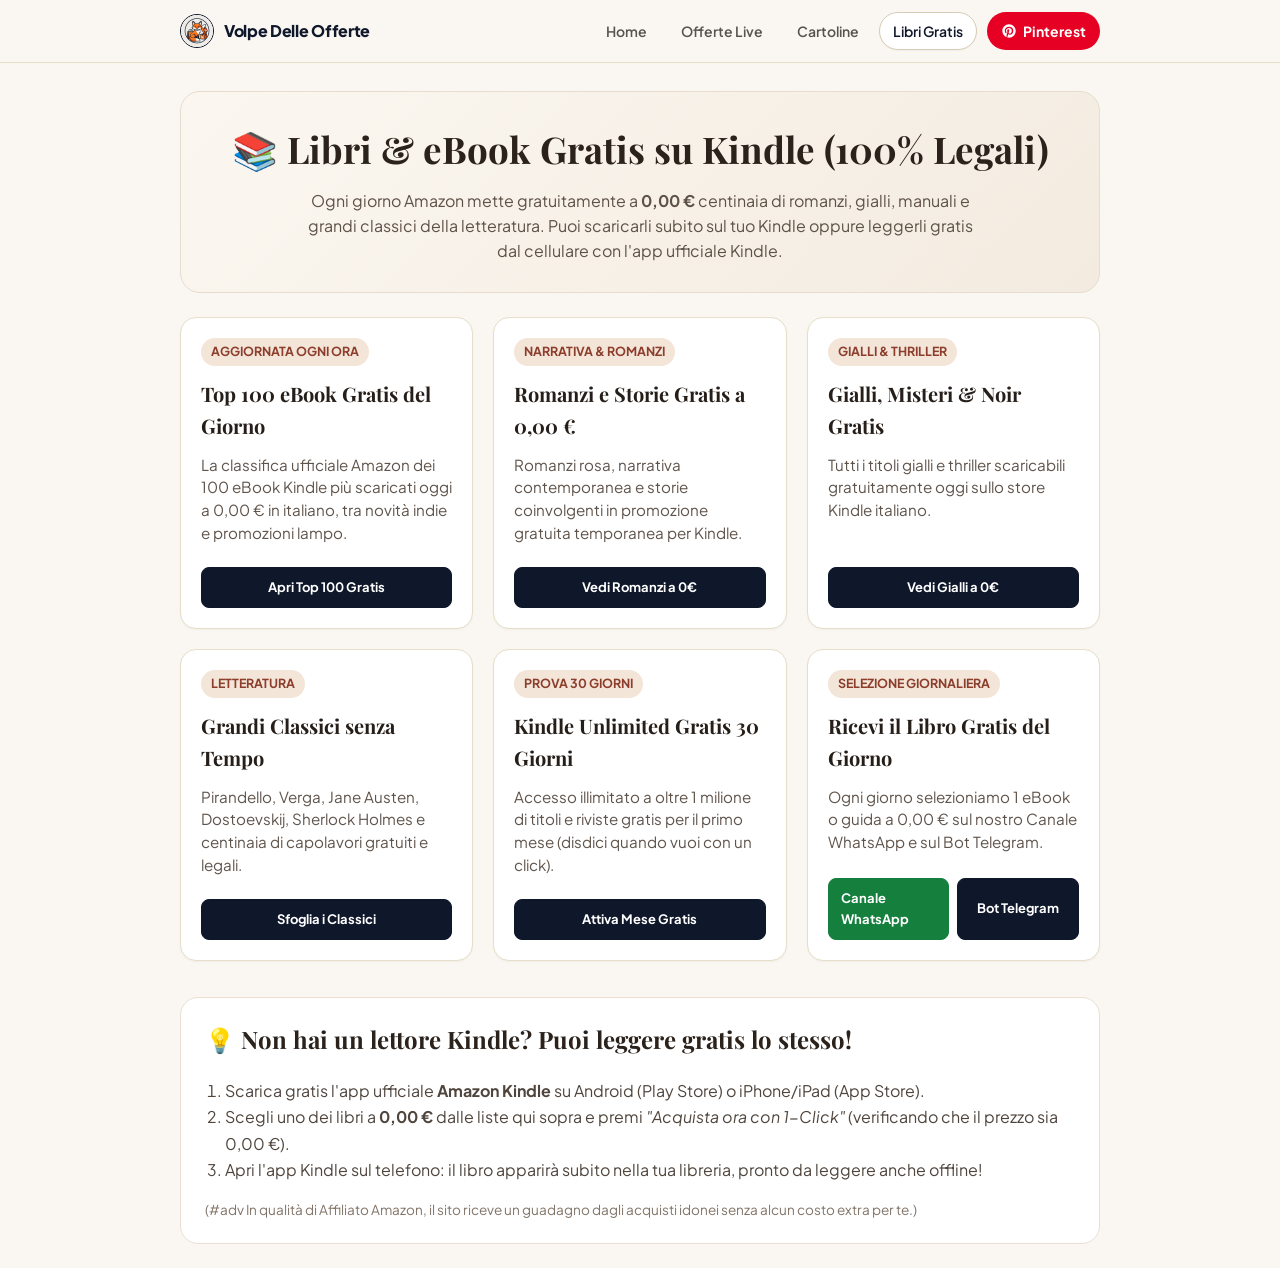
<file: libri/index.html>
<!DOCTYPE html>
<html lang="it">
<head>
  <meta charset="UTF-8">
  <meta name="viewport" content="width=device-width, initial-scale=1.0">
  <title>Libri Gratis su Kindle e Classici a 0,00€ — Volpe Delle Offerte</title>
  <meta name="description" content="Scopri centinaia di libri, romanzi, gialli e classici gratuiti e legali da leggere subito su Kindle, smartphone o tablet a costo zero.">
  <link rel="icon" type="image/jpeg" href="../assets/logo.jpg">
  <link rel="preconnect" href="https://fonts.googleapis.com">
  <link rel="preconnect" href="https://fonts.gstatic.com" crossorigin>
  <link href="https://fonts.googleapis.com/css2?family=Playfair+Display:wght@600;700&family=Plus+Jakarta+Sans:wght@400;600;700;800&display=swap" rel="stylesheet">
  <link rel="stylesheet" href="../assets/site.css?v=20261114">
  <link rel="stylesheet" href="../assets/cartoline.css?v=20261114">
  <style>
    .book-hero {
      background: linear-gradient(135deg, #fbf7f0 0%, #f3ebe0 100%);
      border: 1px solid #e6dccf;
      border-radius: 20px;
      padding: 28px 24px;
      margin-bottom: 24px;
      text-align: center;
    }
    .book-hero h1 {
      font-family: 'Playfair Display', serif;
      font-size: clamp(1.7rem, 3vw, 2.3rem);
      color: #2b221c;
      margin: 0 0 10px;
    }
    .book-hero p {
      color: #5e5147;
      max-width: 680px;
      margin: 0 auto;
      line-height: 1.55;
    }
    .book-card-pad {
      padding: 20px;
      display: flex;
      flex-direction: column;
      justify-content: space-between;
      gap: 12px;
      height: 100%;
    }
    .book-tag {
      display: inline-block;
      background: #f3e5d8;
      color: #8c3d2b;
      font-weight: 700;
      font-size: 0.78rem;
      padding: 4px 10px;
      border-radius: 999px;
      width: fit-content;
    }
    .book-title {
      font-family: 'Playfair Display', serif;
      font-size: 1.25rem;
      color: #261e19;
      margin: 0;
    }
    .book-desc {
      color: #5f544b;
      font-size: 0.95rem;
      line-height: 1.5;
      margin: 0;
    }
    .guide-box {
      background: #ffffff;
      border: 1px solid #eadfd2;
      border-radius: 18px;
      padding: 22px 24px;
      margin-top: 26px;
    }
    .guide-box h2 {
      font-family: 'Playfair Display', serif;
      margin-top: 0;
      color: #2b221c;
    }
    .guide-box ol {
      padding-left: 20px;
      color: #4f453d;
      line-height: 1.65;
    }
  </style>
</head>
<body>
  <header class="site-topbar">
    <div class="site-topbar-inner">
      <a class="site-brand" href="../">
        <img src="../assets/logo.jpg" alt="Volpe Delle Offerte">
        <span>Volpe Delle Offerte</span>
      </a>
      <nav class="site-nav" aria-label="Menu principale">
        <a href="../">Home</a>
        <a href="../miniapp/">Offerte Live</a>
        <a href="../buongiorno/">Cartoline</a>
        <a class="is-active" href="../libri/">Libri Gratis</a>
        <a class="nav-pinterest" href="https://www.pinterest.com/carnetdestyle_it/" target="_blank" rel="noopener">
          <svg class="icon-svg" viewBox="0 0 24 24" fill="currentColor" aria-hidden="true"><path d="M12 2C6.48 2 2 6.48 2 12c0 4.24 2.65 7.86 6.39 9.29-.09-.78-.17-1.98.04-2.83.18-.77 1.18-5.01 1.18-5.01s-.3-.6-.3-1.49c0-1.4.81-2.44 1.82-2.44.86 0 1.27.64 1.27 1.41 0 .86-.55 2.15-.83 3.34-.24 1 .5 1.81 1.48 1.81 1.78 0 3.14-1.88 3.14-4.59 0-2.4-1.72-4.08-4.18-4.08-2.85 0-4.52 2.14-4.52 4.35 0 .86.33 1.78.75 2.28.08.1.09.19.07.29-.08.31-.25 1-.28 1.14-.04.18-.15.22-.34.13-1.25-.58-2.03-2.41-2.03-3.88 0-3.16 2.3-6.06 6.62-6.06 3.48 0 6.18 2.48 6.18 5.79 0 3.45-2.18 6.23-5.2 6.23-1.02 0-1.97-.53-2.3-1.15l-.63 2.38c-.23.87-.84 1.96-1.25 2.62.94.29 1.94.45 2.98.45 5.52 0 10-4.48 10-10S17.52 2 12 2z"/></svg>
          Pinterest
        </a>
      </nav>
    </div>
  </header>

  <main class="container cartoline-container">
    <section class="book-hero">
      <h1>📚 Libri &amp; eBook Gratis su Kindle (100% Legali)</h1>
      <p>Ogni giorno Amazon mette gratuitamente a <strong>0,00 €</strong> centinaia di romanzi, gialli, manuali e grandi classici della letteratura. Puoi scaricarli subito sul tuo Kindle oppure leggerli gratis dal cellulare con l'app ufficiale Kindle.</p>
    </section>

    <section class="grid">
      <article class="card">
        <div class="book-card-pad">
          <span class="book-tag">AGGIORNATA OGNI ORA</span>
          <h2 class="book-title">Top 100 eBook Gratis del Giorno</h2>
          <p class="book-desc">La classifica ufficiale Amazon dei 100 eBook Kindle più scaricati oggi a 0,00 € in italiano, tra novità indie e promozioni lampo.</p>
          <div class="card-actions">
            <a class="btn btn-primary" href="https://www.amazon.it/gp/bestsellers/digital-text/?tf=1&tag=convenientiof-21" target="_blank" rel="noopener">Apri Top 100 Gratis</a>
          </div>
        </div>
      </article>

      <article class="card">
        <div class="book-card-pad">
          <span class="book-tag">NARRATIVA &amp; ROMANZI</span>
          <h2 class="book-title">Romanzi e Storie Gratis a 0,00 €</h2>
          <p class="book-desc">Romanzi rosa, narrativa contemporanea e storie coinvolgenti in promozione gratuita temporanea per Kindle.</p>
          <div class="card-actions">
            <a class="btn btn-primary" href="https://www.amazon.it/s?i=digital-text&rh=n%3A827182031%2Cp_36%3A0-0&tag=convenientiof-21" target="_blank" rel="noopener">Vedi Romanzi a 0€</a>
          </div>
        </div>
      </article>

      <article class="card">
        <div class="book-card-pad">
          <span class="book-tag">GIALLI &amp; THRILLER</span>
          <h2 class="book-title">Gialli, Misteri &amp; Noir Gratis</h2>
          <p class="book-desc">Tutti i titoli gialli e thriller scaricabili gratuitamente oggi sullo store Kindle italiano.</p>
          <div class="card-actions">
            <a class="btn btn-primary" href="https://www.amazon.it/s?i=digital-text&rh=n%3A1346782031%2Cp_36%3A0-0&tag=convenientiof-21" target="_blank" rel="noopener">Vedi Gialli a 0€</a>
          </div>
        </div>
      </article>

      <article class="card">
        <div class="book-card-pad">
          <span class="book-tag">LETTERATURA</span>
          <h2 class="book-title">Grandi Classici senza Tempo</h2>
          <p class="book-desc">Pirandello, Verga, Jane Austen, Dostoevskij, Sherlock Holmes e centinaia di capolavori gratuiti e legali.</p>
          <div class="card-actions">
            <a class="btn btn-primary" href="https://www.amazon.it/s?k=classici+gratis+kindle&i=digital-text&rh=p_36%3A0-0&tag=convenientiof-21" target="_blank" rel="noopener">Sfoglia i Classici</a>
          </div>
        </div>
      </article>

      <article class="card">
        <div class="book-card-pad">
          <span class="book-tag">PROVA 30 GIORNI</span>
          <h2 class="book-title">Kindle Unlimited Gratis 30 Giorni</h2>
          <p class="book-desc">Accesso illimitato a oltre 1 milione di titoli e riviste gratis per il primo mese (disdici quando vuoi con un click).</p>
          <div class="card-actions">
            <a class="btn btn-primary" href="https://www.amazon.it/kindle-dbs/hz/subscribe/ku?tag=convenientiof-21" target="_blank" rel="noopener">Attiva Mese Gratis</a>
          </div>
        </div>
      </article>

      <article class="card">
        <div class="book-card-pad">
          <span class="book-tag">SELEZIONE GIORNALIERA</span>
          <h2 class="book-title">Ricevi il Libro Gratis del Giorno</h2>
          <p class="book-desc">Ogni giorno selezioniamo 1 eBook o guida a 0,00 € sul nostro Canale WhatsApp e sul Bot Telegram.</p>
          <div class="card-actions">
            <a class="btn btn-whatsapp" href="https://whatsapp.com/channel/0029VbETLnsD38CLMNvogI3g" target="_blank" rel="noopener">Canale WhatsApp</a>
            <a class="btn btn-primary" href="https://t.me/scontiofferteGRATISlibri_bot" target="_blank" rel="noopener">Bot Telegram</a>
          </div>
        </div>
      </article>
    </section>

    <section class="guide-box">
      <h2>💡 Non hai un lettore Kindle? Puoi leggere gratis lo stesso!</h2>
      <ol>
        <li>Scarica gratis l'app ufficiale <strong>Amazon Kindle</strong> su Android (Play Store) o iPhone/iPad (App Store).</li>
        <li>Scegli uno dei libri a <strong>0,00 €</strong> dalle liste qui sopra e premi <em>"Acquista ora con 1-Click"</em> (verificando che il prezzo sia 0,00 €).</li>
        <li>Apri l'app Kindle sul telefono: il libro apparirà subito nella tua libreria, pronto da leggere anche offline!</li>
      </ol>
      <p style="font-size:0.85rem;color:#827468;margin-bottom:0;">(#adv In qualità di Affiliato Amazon, il sito riceve un guadagno dagli acquisti idonei senza alcun costo extra per te.)</p>
    </section>
  </main>
<script data-goatcounter="https://volpedelleofferte.goatcounter.com/count" async src="//gc.zgo.at/count.js"></script>
</body>
</html>
</file>
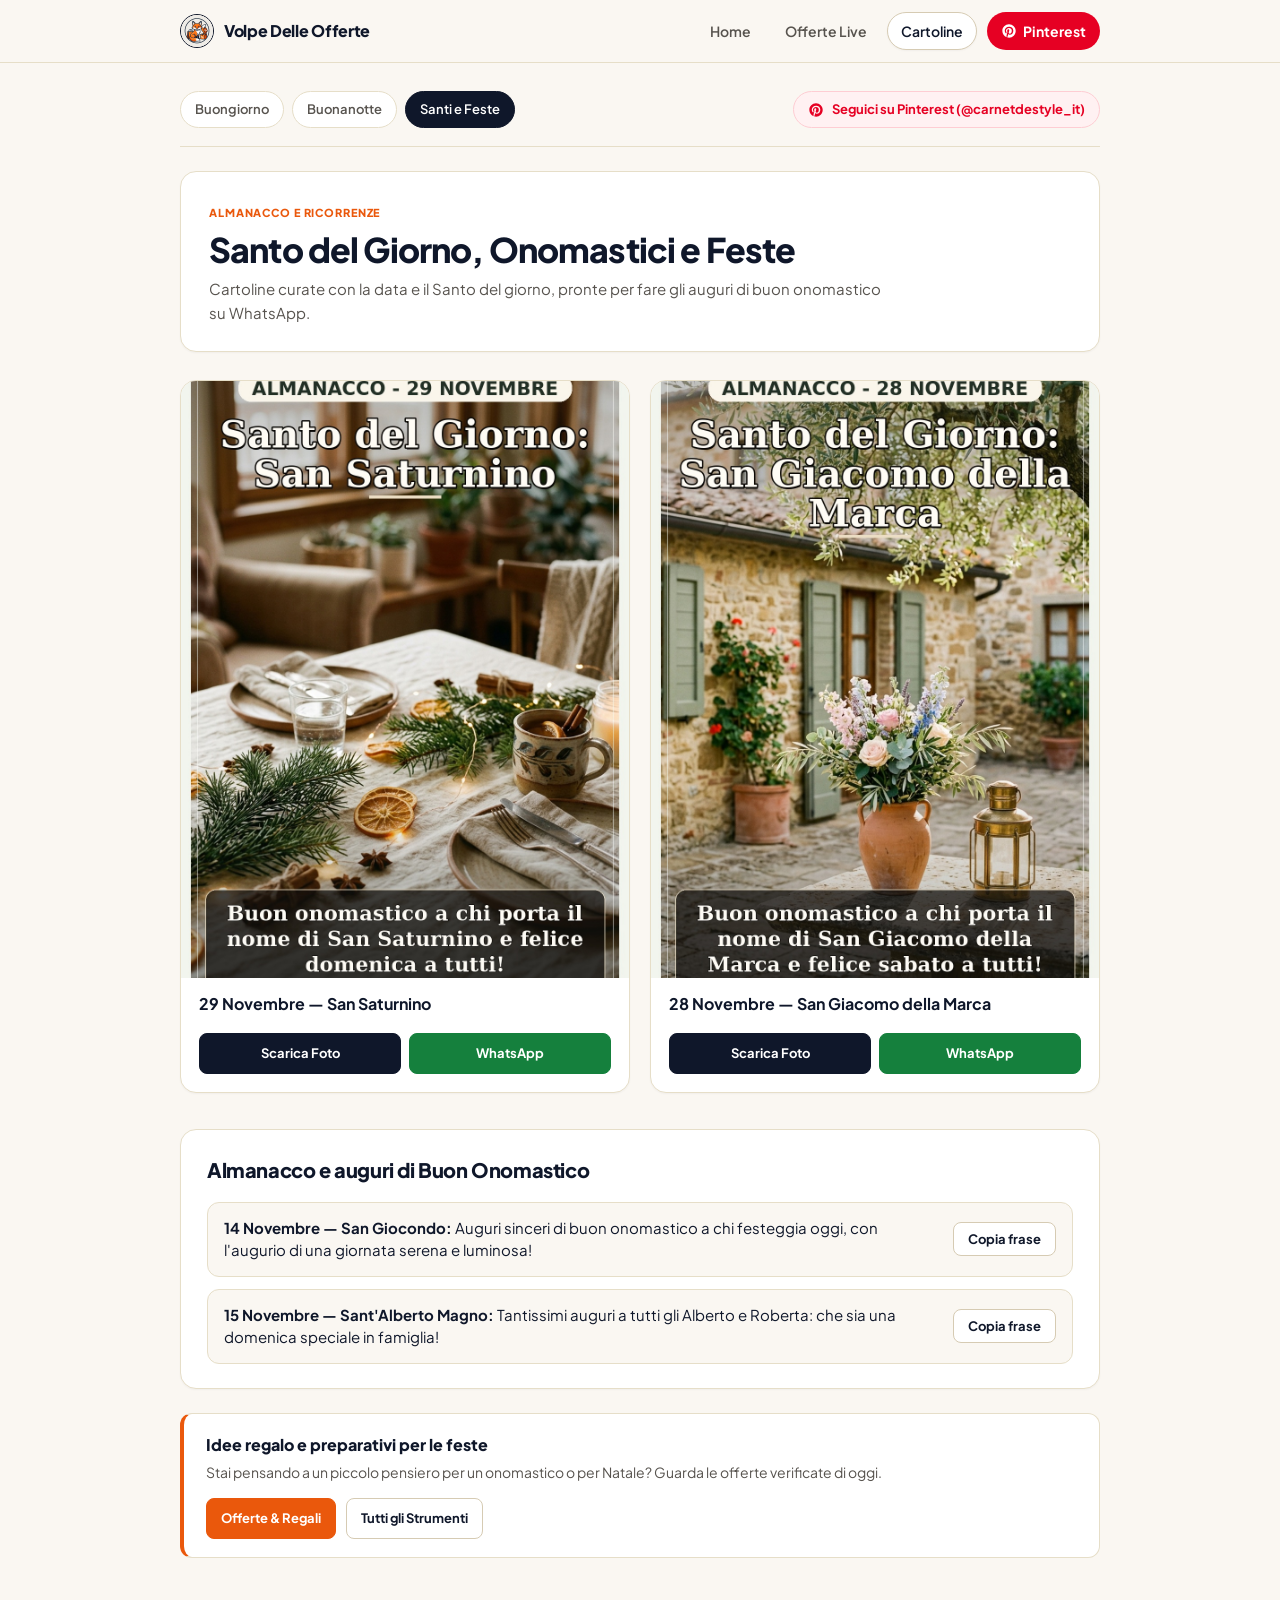
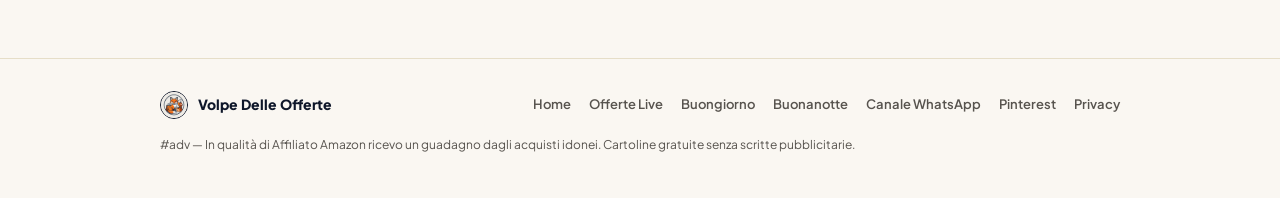
<file: santi/index.html>
<!DOCTYPE html>
<html lang="it">
<head>
  <meta charset="UTF-8">
  <meta name="viewport" content="width=device-width, initial-scale=1.0">
  <title>Santo del Giorno, Onomastici e Feste — Immagini da Condividere</title>
  <meta name="description" content="Almanacco con il Santo del giorno, auguri di buon onomastico e cartoline eleganti per le feste pronte da inviare su WhatsApp.">
  <link rel="icon" type="image/jpeg" href="../assets/logo.jpg">
  <link rel="preconnect" href="https://fonts.googleapis.com">
  <link rel="preconnect" href="https://fonts.gstatic.com" crossorigin>
  <link href="https://fonts.googleapis.com/css2?family=Playfair+Display:wght@600;700&family=Plus+Jakarta+Sans:wght@400;600;700;800&display=swap" rel="stylesheet">
  <link rel="stylesheet" href="../assets/site.css?v=20261114">
  <link rel="stylesheet" href="../assets/cartoline.css?v=20261114">
</head>
<body>
  <header class="site-topbar">
    <div class="site-topbar-inner">
      <a class="site-brand" href="../">
        <img src="../assets/logo.jpg" alt="Volpe Delle Offerte">
        <span>Volpe Delle Offerte</span>
      </a>
      <nav class="site-nav" aria-label="Menu principale">
        <a href="../">Home</a>
        <a href="../miniapp/">Offerte Live</a>
        <a class="is-active" href="../buongiorno/">Cartoline</a>
        <a class="nav-pinterest" href="https://www.pinterest.com/carnetdestyle_it/" target="_blank" rel="noopener">
          <svg class="icon-svg" viewBox="0 0 24 24" fill="currentColor" aria-hidden="true"><path d="M12 2C6.48 2 2 6.48 2 12c0 4.24 2.65 7.86 6.39 9.29-.09-.78-.17-1.98.04-2.83.18-.77 1.18-5.01 1.18-5.01s-.3-.6-.3-1.49c0-1.4.81-2.44 1.82-2.44.86 0 1.27.64 1.27 1.41 0 .86-.55 2.15-.83 3.34-.24 1 .5 1.81 1.48 1.81 1.78 0 3.14-1.88 3.14-4.59 0-2.4-1.72-4.08-4.18-4.08-2.85 0-4.52 2.14-4.52 4.35 0 .86.33 1.78.75 2.28.08.1.09.19.07.29-.08.31-.25 1-.28 1.14-.04.18-.15.22-.34.13-1.25-.58-2.03-2.41-2.03-3.88 0-3.16 2.3-6.06 6.62-6.06 3.48 0 6.18 2.48 6.18 5.79 0 3.45-2.18 6.23-5.2 6.23-1.02 0-1.97-.53-2.3-1.15l-.63 2.38c-.23.87-.84 1.96-1.25 2.62.94.29 1.94.45 2.98.45 5.52 0 10-4.48 10-10S17.52 2 12 2z"/></svg>
          Pinterest
        </a>
      </nav>
    </div>
  </header>

  <main class="container cartoline-container">
    <div class="subnav-bar">
      <nav class="subnav-pills" aria-label="Categorie cartoline">
        <a href="../buongiorno/">Buongiorno</a>
        <a href="../buonanotte/">Buonanotte</a>
        <a class="active" href="../santi/">Santi e Feste</a>
      </nav>
      <a class="subnav-pinterest-note" href="https://www.pinterest.com/carnetdestyle_it/" target="_blank" rel="noopener">
        <svg class="icon-svg" viewBox="0 0 24 24" fill="currentColor" aria-hidden="true"><path d="M12 2C6.48 2 2 6.48 2 12c0 4.24 2.65 7.86 6.39 9.29-.09-.78-.17-1.98.04-2.83.18-.77 1.18-5.01 1.18-5.01s-.3-.6-.3-1.49c0-1.4.81-2.44 1.82-2.44.86 0 1.27.64 1.27 1.41 0 .86-.55 2.15-.83 3.34-.24 1 .5 1.81 1.48 1.81 1.78 0 3.14-1.88 3.14-4.59 0-2.4-1.72-4.08-4.18-4.08-2.85 0-4.52 2.14-4.52 4.35 0 .86.33 1.78.75 2.28.08.1.09.19.07.29-.08.31-.25 1-.28 1.14-.04.18-.15.22-.34.13-1.25-.58-2.03-2.41-2.03-3.88 0-3.16 2.3-6.06 6.62-6.06 3.48 0 6.18 2.48 6.18 5.79 0 3.45-2.18 6.23-5.2 6.23-1.02 0-1.97-.53-2.3-1.15l-.63 2.38c-.23.87-.84 1.96-1.25 2.62.94.29 1.94.45 2.98.45 5.52 0 10-4.48 10-10S17.52 2 12 2z"/></svg>
        Seguici su Pinterest (@carnetdestyle_it)
      </a>
    </div>

    <section class="hero">
      <span class="hero-eyebrow">Almanacco e Ricorrenze</span>
      <h1>Santo del Giorno, Onomastici e Feste</h1>
      <p>Cartoline curate con la data e il Santo del giorno, pronte per fare gli auguri di buon onomastico su WhatsApp.</p>
    </section>

    <section class="grid">
      <article class="card">
        <img src="../assets/cartoline/pin_festivo_2026-11-29.jpg" alt="Santo del Giorno 29 Novembre San Saturnino">
        <div class="card-body">
          <h2 class="card-title">29 Novembre — San Saturnino</h2>
          <div class="card-actions">
            <a class="btn btn-primary" href="../assets/cartoline/pin_festivo_2026-11-29.jpg" download="santo_29_novembre.jpg">Scarica Foto</a>
            <a class="btn btn-whatsapp" href="https://wa.me/?text=Buon%20onomastico%20a%20chi%20porta%20il%20nome%20di%20San%20Saturnino%20e%20felice%20domenica%20a%20tutti%21%20https%3A//alby-eheh.github.io/santi/" target="_blank" rel="noopener">WhatsApp</a>
          </div>
        </div>
      </article>

      <article class="card">
        <img src="../assets/cartoline/pin_festivo_2026-11-28.jpg" alt="Santo del Giorno 28 Novembre San Giacomo della Marca">
        <div class="card-body">
          <h2 class="card-title">28 Novembre — San Giacomo della Marca</h2>
          <div class="card-actions">
            <a class="btn btn-primary" href="../assets/cartoline/pin_festivo_2026-11-28.jpg" download="santo_28_novembre.jpg">Scarica Foto</a>
            <a class="btn btn-whatsapp" href="https://wa.me/?text=Buon%20onomastico%20a%20chi%20porta%20il%20nome%20di%20San%20Giacomo%20della%20Marca%20e%20felice%20sabato%20a%20tutti%21%20https%3A//alby-eheh.github.io/santi/" target="_blank" rel="noopener">WhatsApp</a>
          </div>
        </div>
      </article>
    </section>

    <section class="section-box">
      <h2>Almanacco e auguri di Buon Onomastico</h2>
      <div class="quotes-list">
        <div class="quote-item">
          <p><strong>14 Novembre — San Giocondo:</strong> Auguri sinceri di buon onomastico a chi festeggia oggi, con l'augurio di una giornata serena e luminosa!</p>
          <button class="copy-btn" data-quote="Auguri sinceri di buon onomastico a chi festeggia San Giocondo oggi, con l'augurio di una giornata serena e luminosa!">Copia frase</button>
        </div>
        <div class="quote-item">
          <p><strong>15 Novembre — Sant'Alberto Magno:</strong> Tantissimi auguri a tutti gli Alberto e Roberta: che sia una domenica speciale in famiglia!</p>
          <button class="copy-btn" data-quote="Tantissimi auguri di buon onomastico per Sant'Alberto Magno: che sia una domenica speciale in famiglia!">Copia frase</button>
        </div>
      </div>
    </section>

    <aside class="promo-subtle">
      <div>
        <h3>Idee regalo e preparativi per le feste</h3>
        <p>Stai pensando a un piccolo pensiero per un onomastico o per Natale? Guarda le offerte verificate di oggi.</p>
      </div>
      <div class="promo-links">
        <a href="../miniapp/">Offerte &amp; Regali</a>
        <a class="secondary" href="../">Tutti gli Strumenti</a>
      </div>
    </aside>

  </main>

  <footer class="site-footer">
    <div class="site-footer-inner">
      <div class="site-footer-top">
        <div class="site-footer-brand">
          <img src="../assets/logo.jpg" alt="Volpe Delle Offerte">
          <span>Volpe Delle Offerte</span>
        </div>
        <nav class="site-footer-links" aria-label="Link utili">
          <a href="../">Home</a>
          <a href="../miniapp/">Offerte Live</a>
          <a href="../buongiorno/">Buongiorno</a>
          <a href="../buonanotte/">Buonanotte</a>
          <a href="https://whatsapp.com/channel/0029VbETLnsD38CLMNvogI3g" target="_blank" rel="noopener">Canale WhatsApp</a>
          <a href="https://www.pinterest.com/carnetdestyle_it/" target="_blank" rel="noopener">Pinterest</a>
          <a href="../privacy.html">Privacy</a>
        </nav>
      </div>
      <div class="site-footer-legal">
        #adv — In qualità di Affiliato Amazon ricevo un guadagno dagli acquisti idonei. Cartoline gratuite senza scritte pubblicitarie.
      </div>
    </div>
  </footer>
  <script src="../assets/cartoline.js"></script>
<script data-goatcounter="https://volpedelleofferte.goatcounter.com/count" async src="//gc.zgo.at/count.js"></script>
</body>
</html>
</file>
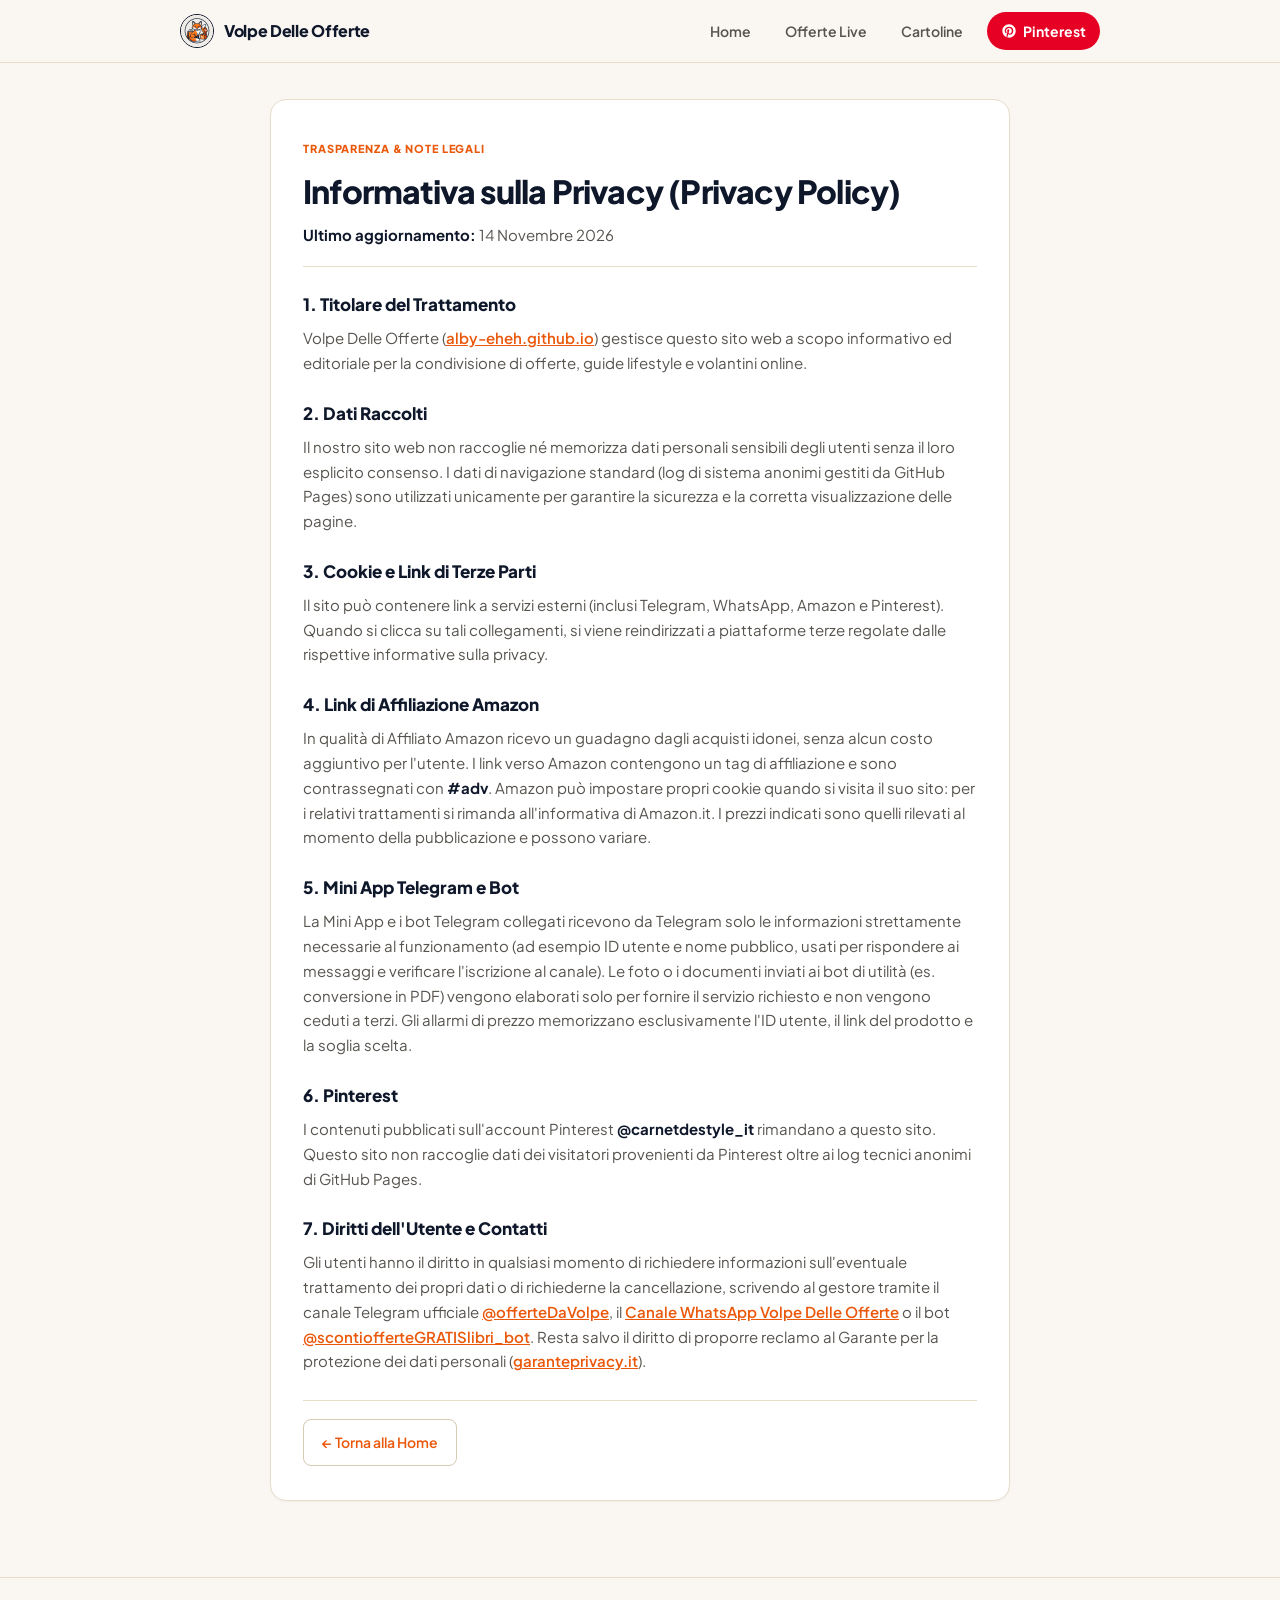
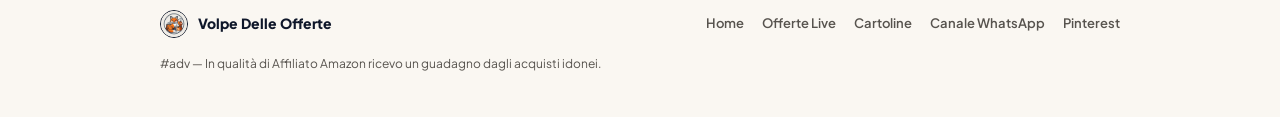
<file: privacy.html>
<!DOCTYPE html>
<html lang="it">
<head>
  <meta charset="UTF-8">
  <meta name="viewport" content="width=device-width, initial-scale=1.0">
  <title>Informativa sulla Privacy - Volpe Delle Offerte</title>
  <link rel="icon" type="image/jpeg" href="assets/logo.jpg">
  <link rel="preconnect" href="https://fonts.googleapis.com">
  <link rel="preconnect" href="https://fonts.gstatic.com" crossorigin>
  <link href="https://fonts.googleapis.com/css2?family=Plus+Jakarta+Sans:wght@400;500;600;700;800&display=swap" rel="stylesheet">
  <link rel="stylesheet" href="assets/site.css?v=20261114">
  <style>
    .privacy-wrap {
      padding: 36px 20px 12px;
      max-width: 780px;
      margin: 0 auto;
    }

    .privacy-card {
      background: var(--surface);
      padding: 34px 32px;
      border-radius: var(--radius-lg);
      border: 1px solid var(--border);
      box-shadow: var(--shadow-sm);
    }

    .privacy-eyebrow {
      display: inline-block;
      font-size: 11px;
      font-weight: 800;
      letter-spacing: 0.08em;
      text-transform: uppercase;
      color: var(--fox);
      margin-bottom: 8px;
    }

    .privacy-card h1 {
      margin: 0 0 6px;
      font-size: clamp(24px, 3.4vw, 32px);
      font-weight: 800;
      letter-spacing: -0.025em;
      color: var(--ink);
    }

    .privacy-updated {
      margin: 0 0 24px;
      padding-bottom: 18px;
      border-bottom: 1px solid var(--border);
      font-size: 14px;
      color: var(--muted);
    }

    .privacy-card h2 {
      margin: 24px 0 8px;
      font-size: 17px;
      font-weight: 800;
      color: var(--ink);
    }

    .privacy-card p {
      margin: 0 0 12px;
      font-size: 15px;
      color: var(--muted);
      line-height: 1.65;
    }

    .privacy-card p strong {
      color: var(--ink);
    }

    .privacy-card a {
      color: var(--fox);
      font-weight: 600;
      text-decoration: underline;
    }

    .privacy-back {
      margin-top: 26px;
      padding-top: 18px;
      border-top: 1px solid var(--border);
    }

    @media (max-width: 640px) {
      .privacy-wrap {
        padding: 22px 14px 8px;
      }

      .privacy-card {
        padding: 24px 18px;
      }
    }
  </style>
</head>
<body>
  <header class="site-topbar">
    <div class="site-topbar-inner">
      <a class="site-brand" href="./">
        <img src="assets/logo.jpg" alt="Volpe Delle Offerte">
        <span>Volpe Delle Offerte</span>
      </a>
      <nav class="site-nav" aria-label="Menu principale">
        <a href="./">Home</a>
        <a href="miniapp/">Offerte Live</a>
        <a href="buongiorno/">Cartoline</a>
        <a class="nav-pinterest" href="https://www.pinterest.com/carnetdestyle_it/" target="_blank" rel="noopener">
          <svg class="icon-svg" viewBox="0 0 24 24" fill="currentColor" aria-hidden="true"><path d="M12 2C6.48 2 2 6.48 2 12c0 4.24 2.65 7.86 6.39 9.29-.09-.78-.17-1.98.04-2.83.18-.77 1.18-5.01 1.18-5.01s-.3-.6-.3-1.49c0-1.4.81-2.44 1.82-2.44.86 0 1.27.64 1.27 1.41 0 .86-.55 2.15-.83 3.34-.24 1 .5 1.81 1.48 1.81 1.78 0 3.14-1.88 3.14-4.59 0-2.4-1.72-4.08-4.18-4.08-2.85 0-4.52 2.14-4.52 4.35 0 .86.33 1.78.75 2.28.08.1.09.19.07.29-.08.31-.25 1-.28 1.14-.04.18-.15.22-.34.13-1.25-.58-2.03-2.41-2.03-3.88 0-3.16 2.3-6.06 6.62-6.06 3.48 0 6.18 2.48 6.18 5.79 0 3.45-2.18 6.23-5.2 6.23-1.02 0-1.97-.53-2.3-1.15l-.63 2.38c-.23.87-.84 1.96-1.25 2.62.94.29 1.94.45 2.98.45 5.52 0 10-4.48 10-10S17.52 2 12 2z"/></svg>
          Pinterest
        </a>
      </nav>
    </div>
  </header>

  <main class="privacy-wrap">
    <article class="privacy-card">
      <span class="privacy-eyebrow">Trasparenza &amp; Note Legali</span>
      <h1>Informativa sulla Privacy (Privacy Policy)</h1>
      <p class="privacy-updated"><strong>Ultimo aggiornamento:</strong> 14 Novembre 2026</p>

      <h2>1. Titolare del Trattamento</h2>
      <p>Volpe Delle Offerte (<a href="https://alby-eheh.github.io/">alby-eheh.github.io</a>) gestisce questo sito web a scopo informativo ed editoriale per la condivisione di offerte, guide lifestyle e volantini online.</p>

      <h2>2. Dati Raccolti</h2>
      <p>Il nostro sito web non raccoglie né memorizza dati personali sensibili degli utenti senza il loro esplicito consenso. I dati di navigazione standard (log di sistema anonimi gestiti da GitHub Pages) sono utilizzati unicamente per garantire la sicurezza e la corretta visualizzazione delle pagine.</p>

      <h2>3. Cookie e Link di Terze Parti</h2>
      <p>Il sito può contenere link a servizi esterni (inclusi Telegram, WhatsApp, Amazon e Pinterest). Quando si clicca su tali collegamenti, si viene reindirizzati a piattaforme terze regolate dalle rispettive informative sulla privacy.</p>

      <h2>4. Link di Affiliazione Amazon</h2>
      <p>In qualit&agrave; di Affiliato Amazon ricevo un guadagno dagli acquisti idonei, senza alcun costo aggiuntivo per l'utente. I link verso Amazon contengono un tag di affiliazione e sono contrassegnati con <strong>#adv</strong>. Amazon pu&ograve; impostare propri cookie quando si visita il suo sito: per i relativi trattamenti si rimanda all'informativa di Amazon.it. I prezzi indicati sono quelli rilevati al momento della pubblicazione e possono variare.</p>

      <h2>5. Mini App Telegram e Bot</h2>
      <p>La Mini App e i bot Telegram collegati ricevono da Telegram solo le informazioni strettamente necessarie al funzionamento (ad esempio ID utente e nome pubblico, usati per rispondere ai messaggi e verificare l'iscrizione al canale). Le foto o i documenti inviati ai bot di utilit&agrave; (es. conversione in PDF) vengono elaborati solo per fornire il servizio richiesto e non vengono ceduti a terzi. Gli allarmi di prezzo memorizzano esclusivamente l'ID utente, il link del prodotto e la soglia scelta.</p>

      <h2>6. Pinterest</h2>
      <p>I contenuti pubblicati sull'account Pinterest <strong>@carnetdestyle_it</strong> rimandano a questo sito. Questo sito non raccoglie dati dei visitatori provenienti da Pinterest oltre ai log tecnici anonimi di GitHub Pages.</p>

      <h2>7. Diritti dell'Utente e Contatti</h2>
      <p>Gli utenti hanno il diritto in qualsiasi momento di richiedere informazioni sull'eventuale trattamento dei propri dati o di richiederne la cancellazione, scrivendo al gestore tramite il canale Telegram ufficiale <a href="https://t.me/offerteDaVolpe">@offerteDaVolpe</a>, il <a href="https://whatsapp.com/channel/0029VbETLnsD38CLMNvogI3g">Canale WhatsApp Volpe Delle Offerte</a> o il bot <a href="https://t.me/scontiofferteGRATISlibri_bot">@scontiofferteGRATISlibri_bot</a>. Resta salvo il diritto di proporre reclamo al Garante per la protezione dei dati personali (<a href="https://www.garanteprivacy.it">garanteprivacy.it</a>).</p>

      <div class="privacy-back">
        <a class="btn btn-outline" style="text-decoration: none;" href="./">← Torna alla Home</a>
      </div>
    </article>
  </main>

  <footer class="site-footer">
    <div class="site-footer-inner">
      <div class="site-footer-top">
        <div class="site-footer-brand">
          <img src="assets/logo.jpg" alt="Volpe Delle Offerte">
          <span>Volpe Delle Offerte</span>
        </div>
        <nav class="site-footer-links" aria-label="Link utili">
          <a href="./">Home</a>
          <a href="miniapp/">Offerte Live</a>
          <a href="buongiorno/">Cartoline</a>
          <a href="https://whatsapp.com/channel/0029VbETLnsD38CLMNvogI3g" target="_blank" rel="noopener">Canale WhatsApp</a>
          <a href="https://www.pinterest.com/carnetdestyle_it/" target="_blank" rel="noopener">Pinterest</a>
        </nav>
      </div>
      <div class="site-footer-legal">
        #adv — In qualità di Affiliato Amazon ricevo un guadagno dagli acquisti idonei.
      </div>
    </div>
  </footer>
<script data-goatcounter="https://volpedelleofferte.goatcounter.com/count" async src="//gc.zgo.at/count.js"></script>
</body>
</html>
</file>
<file: assets/site.css>
/* Volpe Delle Offerte — Sistema di Design Editoriale Condiviso */

:root {
  --bg: #faf7f2;
  --surface: #ffffff;
  --surface-alt: #f3ede2;
  --ink: #0f172a;
  --muted: #57534e;
  --fox: #ea580c;
  --fox-hover: #c2410c;
  --fox-soft: #fff7ed;
  --border: #e6dec8;
  --border-strong: #d6cbb3;
  --wa: #15803d;
  --wa-hover: #166534;
  --wa-soft: #f0fdf4;
  --pinterest: #e60023;
  --pinterest-hover: #b8001b;
  --pinterest-soft: #fff1f2;
  --radius-sm: 8px;
  --radius-md: 12px;
  --radius-lg: 16px;
  --shadow-sm: 0 1px 2px rgba(15, 23, 42, 0.04);
  --shadow-md: 0 8px 24px rgba(15, 23, 42, 0.06);
  --container: 960px;
  --font-sans: 'Plus Jakarta Sans', -apple-system, BlinkMacSystemFont, 'Segoe UI', Roboto, Helvetica, Arial, sans-serif;
}

*, *::before, *::after {
  box-sizing: border-box;
}

html {
  scroll-behavior: smooth;
}

body {
  margin: 0;
  padding: 0;
  background-color: var(--bg);
  color: var(--ink);
  font-family: var(--font-sans);
  line-height: 1.6;
  -webkit-font-smoothing: antialiased;
  -moz-osx-font-smoothing: grayscale;
}

a {
  color: inherit;
  text-decoration: none;
}

img {
  max-width: 100%;
  display: block;
}

.icon-svg {
  width: 16px;
  height: 16px;
  flex-shrink: 0;
  display: inline-block;
  vertical-align: middle;
}

/* Sticky Topbar Condivisa */
.site-topbar {
  position: sticky;
  top: 0;
  z-index: 50;
  background: rgba(250, 247, 242, 0.94);
  backdrop-filter: blur(10px);
  -webkit-backdrop-filter: blur(10px);
  border-bottom: 1px solid var(--border);
}

.site-topbar-inner {
  max-width: var(--container);
  margin: 0 auto;
  padding: 12px 20px;
  display: flex;
  align-items: center;
  justify-content: space-between;
  gap: 14px;
  flex-wrap: wrap;
}

.site-brand {
  display: inline-flex;
  align-items: center;
  gap: 10px;
  font-weight: 800;
  font-size: 16px;
  color: var(--ink);
  letter-spacing: -0.02em;
}

.site-brand img {
  width: 34px;
  height: 34px;
  border-radius: 50%;
  object-fit: cover;
  border: 1.5px solid var(--ink);
  background: var(--surface);
}

.site-nav {
  display: flex;
  align-items: center;
  gap: 6px;
  flex-wrap: wrap;
}

.site-nav a {
  display: inline-flex;
  align-items: center;
  gap: 6px;
  padding: 7px 13px;
  border-radius: 999px;
  font-size: 14px;
  font-weight: 600;
  color: var(--muted);
  border: 1px solid transparent;
  transition: background-color 0.15s ease, color 0.15s ease, border-color 0.15s ease;
}

.site-nav a:hover {
  color: var(--ink);
  background-color: var(--surface-alt);
}

.site-nav a.is-active {
  color: var(--ink);
  background-color: var(--surface);
  border-color: var(--border-strong);
  box-shadow: var(--shadow-sm);
}

.site-nav a.nav-pinterest {
  background-color: var(--pinterest);
  color: #ffffff;
  font-weight: 700;
  margin-left: 4px;
}

.site-nav a.nav-pinterest:hover {
  background-color: var(--pinterest-hover);
  color: #ffffff;
}

/* Container & Bottoni Condivisi */
.site-container {
  max-width: var(--container);
  margin: 0 auto;
  padding: 0 20px;
}

.btn {
  display: inline-flex;
  align-items: center;
  justify-content: center;
  gap: 8px;
  padding: 11px 18px;
  border-radius: var(--radius-sm);
  font-family: inherit;
  font-size: 14px;
  font-weight: 700;
  cursor: pointer;
  border: 1px solid transparent;
  transition: background-color 0.15s ease, border-color 0.15s ease, transform 0.15s ease, color 0.15s ease;
}

.btn:hover {
  transform: translateY(-1px);
}

.btn-wa {
  background-color: var(--wa);
  color: #ffffff;
}

.btn-wa:hover {
  background-color: var(--wa-hover);
}

.btn-fox {
  background-color: var(--fox);
  color: #ffffff;
}

.btn-fox:hover {
  background-color: var(--fox-hover);
}

.btn-outline {
  background-color: var(--surface);
  color: var(--ink);
  border-color: var(--border-strong);
}

.btn-outline:hover {
  background-color: var(--surface-alt);
  border-color: var(--ink);
}

.btn-pinterest {
  background-color: var(--pinterest);
  color: #ffffff;
}

.btn-pinterest:hover {
  background-color: var(--pinterest-hover);
}

/* Footer Editoriale Condiviso */
.site-footer {
  margin-top: 64px;
  border-top: 1px solid var(--border);
  padding: 32px 20px 44px;
  background-color: var(--bg);
}

.site-footer-inner {
  max-width: var(--container);
  margin: 0 auto;
  display: flex;
  flex-direction: column;
  gap: 16px;
}

.site-footer-top {
  display: flex;
  align-items: center;
  justify-content: space-between;
  flex-wrap: wrap;
  gap: 16px;
}

.site-footer-brand {
  display: inline-flex;
  align-items: center;
  gap: 10px;
  font-weight: 800;
  font-size: 14px;
  color: var(--ink);
}

.site-footer-brand img {
  width: 28px;
  height: 28px;
  border-radius: 50%;
  object-fit: cover;
  border: 1.5px solid var(--ink);
  background: var(--surface);
}

.site-footer-links {
  display: flex;
  flex-wrap: wrap;
  gap: 18px;
  font-size: 13px;
  font-weight: 600;
  color: var(--muted);
}

.site-footer-links a:hover {
  color: var(--fox);
  text-decoration: underline;
}

.site-footer-legal {
  font-size: 12px;
  color: var(--muted);
  line-height: 1.65;
}

.site-footer-legal a {
  color: var(--fox);
  font-weight: 600;
  text-decoration: underline;
}

/* Supporto opzionale dark mode dentro Telegram WebApp */
[data-tg-theme="dark"] .site-topbar {
  background: rgba(15, 23, 42, 0.92);
  border-bottom-color: #1e293b;
}

[data-tg-theme="dark"] .site-brand {
  color: #f8fafc;
}

[data-tg-theme="dark"] .site-nav a {
  color: #94a3b8;
}

[data-tg-theme="dark"] .site-nav a:hover {
  color: #f8fafc;
  background-color: #1e293b;
}

[data-tg-theme="dark"] .site-nav a.is-active {
  color: #f8fafc;
  background-color: #1e293b;
  border-color: #334155;
}

[data-tg-theme="dark"] .site-footer {
  background-color: #0f172a;
  border-top-color: #1e293b;
}

[data-tg-theme="dark"] .site-footer-brand {
  color: #f8fafc;
}

[data-tg-theme="dark"] .site-footer-links,
[data-tg-theme="dark"] .site-footer-legal {
  color: #94a3b8;
}

@media (max-width: 640px) {
  .site-topbar-inner {
    padding: 10px 14px;
    gap: 10px;
  }

  .site-brand {
    font-size: 15px;
  }

  .site-nav {
    width: 100%;
    gap: 5px;
  }

  .site-nav a {
    font-size: 13px;
    padding: 6px 10px;
  }

  .site-nav a.nav-pinterest {
    margin-left: auto;
  }

  .site-container {
    padding: 0 14px;
  }

  .site-footer {
    padding: 24px 14px 36px;
  }
}

/* Fix responsive mobile per evitare accavallamenti navbar/contenuto */
@media (max-width: 720px) {
  .site-topbar-inner {
    flex-wrap: wrap;
    gap: 8px;
    padding: 10px 14px;
  }
  .site-nav {
    width: 100%;
    overflow-x: auto;
    display: flex;
    gap: 6px;
    padding-bottom: 2px;
    -webkit-overflow-scrolling: touch;
  }
  .site-nav a {
    white-space: nowrap;
    flex-shrink: 0;
  }
}
</file>
<file: assets/cartoline.css>
/* Stili specifici per le sezioni Cartoline (Buongiorno, Buonanotte, Santi e Feste) */

.container,
.cartoline-container {
  max-width: var(--container);
  margin: 0 auto;
  padding: 28px 20px 24px;
}

/* Sotto-navigazione categorie cartoline */
.subnav-bar {
  display: flex;
  align-items: center;
  justify-content: space-between;
  flex-wrap: wrap;
  gap: 12px;
  padding-bottom: 18px;
  margin-bottom: 24px;
  border-bottom: 1px solid var(--border);
}

.subnav-pills {
  display: flex;
  gap: 8px;
  flex-wrap: wrap;
}

.subnav-pills a {
  display: inline-flex;
  align-items: center;
  gap: 6px;
  padding: 7px 14px;
  border-radius: 999px;
  font-size: 13px;
  font-weight: 600;
  color: var(--muted);
  background: var(--surface);
  border: 1px solid var(--border);
  transition: all 0.15s ease;
}

.subnav-pills a:hover {
  border-color: var(--fox);
  color: var(--ink);
}

.subnav-pills a.active {
  background: var(--ink);
  color: #ffffff;
  border-color: var(--ink);
}

.subnav-pinterest-note {
  display: inline-flex;
  align-items: center;
  gap: 8px;
  font-size: 13px;
  font-weight: 700;
  color: var(--pinterest);
  padding: 7px 14px;
  border-radius: 999px;
  background: var(--pinterest-soft);
  border: 1px solid #fecdd3;
  transition: background-color 0.15s ease, color 0.15s ease;
}

.subnav-pinterest-note:hover {
  background: var(--pinterest);
  color: #ffffff;
  border-color: var(--pinterest);
}

/* Header Editoriale Cartoline */
.hero,
.hero-card {
  background: var(--surface);
  border: 1px solid var(--border);
  border-radius: var(--radius-lg);
  padding: 26px 28px;
  margin-bottom: 28px;
  box-shadow: var(--shadow-sm);
}

.hero-eyebrow {
  display: inline-block;
  font-size: 11px;
  font-weight: 800;
  letter-spacing: 0.08em;
  text-transform: uppercase;
  color: var(--fox);
  margin-bottom: 8px;
}

.hero h1,
.hero-card h1 {
  margin: 0 0 8px;
  font-size: clamp(24px, 3.2vw, 34px);
  font-weight: 800;
  letter-spacing: -0.025em;
  line-height: 1.15;
  color: var(--ink);
}

.hero p,
.hero-card p {
  margin: 0;
  color: var(--muted);
  font-size: 15px;
  max-width: 680px;
}

/* Griglia Cartoline */
.grid {
  display: grid;
  grid-template-columns: repeat(auto-fit, minmax(260px, 1fr));
  gap: 20px;
  margin-bottom: 36px;
}

.card {
  background: var(--surface);
  border: 1px solid var(--border);
  border-radius: var(--radius-lg);
  overflow: hidden;
  display: flex;
  flex-direction: column;
  box-shadow: var(--shadow-sm);
  transition: transform 0.2s ease, border-color 0.2s ease, box-shadow 0.2s ease;
}

.card:hover {
  transform: translateY(-2px);
  border-color: var(--border-strong);
  box-shadow: var(--shadow-md);
}

.card > img,
.card-img-wrap img {
  width: 100%;
  aspect-ratio: 3 / 4;
  object-fit: cover;
  display: block;
  background: var(--surface-alt);
}

.card-body {
  padding: 16px 18px 18px;
  display: flex;
  flex-direction: column;
  gap: 8px;
  flex: 1;
}

.card-tag {
  font-size: 11px;
  font-weight: 700;
  text-transform: uppercase;
  letter-spacing: 0.06em;
  color: var(--fox);
}

.card-title {
  margin: 0;
  font-size: 16px;
  font-weight: 700;
  line-height: 1.3;
  color: var(--ink);
}

.card-actions {
  margin-top: auto;
  padding-top: 10px;
  display: flex;
  gap: 8px;
  flex-wrap: wrap;
}

.btn-primary {
  display: inline-flex;
  align-items: center;
  justify-content: center;
  gap: 6px;
  flex: 1;
  min-width: 110px;
  padding: 9px 12px;
  border-radius: var(--radius-sm);
  background: var(--ink);
  color: #ffffff;
  font-size: 13px;
  font-weight: 700;
  border: 1px solid var(--ink);
  transition: background-color 0.15s ease, border-color 0.15s ease;
}

.btn-primary:hover {
  background: var(--fox);
  border-color: var(--fox);
}

.btn-whatsapp {
  display: inline-flex;
  align-items: center;
  justify-content: center;
  gap: 6px;
  flex: 1;
  min-width: 110px;
  padding: 9px 12px;
  border-radius: var(--radius-sm);
  background: var(--wa);
  color: #ffffff;
  font-size: 13px;
  font-weight: 700;
  border: 1px solid var(--wa);
  transition: background-color 0.15s ease, border-color 0.15s ease;
}

.btn-whatsapp:hover {
  background: var(--wa-hover);
  border-color: var(--wa-hover);
}

/* Sezione Frasi */
.section-box {
  background: var(--surface);
  border: 1px solid var(--border);
  border-radius: var(--radius-lg);
  padding: 24px 26px;
  margin-bottom: 24px;
  box-shadow: var(--shadow-sm);
}

.section-box h2 {
  margin: 0 0 16px;
  font-size: 20px;
  font-weight: 800;
  letter-spacing: -0.02em;
  color: var(--ink);
}

.quotes-list {
  display: grid;
  gap: 12px;
}

.quote-item {
  display: flex;
  justify-content: space-between;
  align-items: center;
  gap: 16px;
  padding: 14px 16px;
  background: var(--bg);
  border: 1px solid var(--border);
  border-radius: var(--radius-md);
}

.quote-item p,
.quote-text {
  margin: 0;
  font-size: 15px;
  color: var(--ink);
  line-height: 1.5;
}

.copy-btn {
  flex-shrink: 0;
  padding: 8px 14px;
  border-radius: var(--radius-sm);
  border: 1px solid var(--border-strong);
  background: var(--surface);
  color: var(--ink);
  font-family: inherit;
  font-size: 13px;
  font-weight: 700;
  cursor: pointer;
  transition: background-color 0.15s ease, border-color 0.15s ease, color 0.15s ease;
}

.copy-btn:hover {
  background: var(--fox);
  border-color: var(--fox);
  color: #ffffff;
}

/* Promo Discreto in Fondo alla Raccolta */
.promo-subtle {
  background: var(--surface);
  border: 1px solid var(--border);
  border-left: 4px solid var(--fox);
  border-radius: var(--radius-md);
  padding: 18px 22px;
  display: flex;
  justify-content: space-between;
  align-items: center;
  flex-wrap: wrap;
  gap: 14px;
  margin-bottom: 12px;
}

.promo-subtle h3 {
  margin: 0 0 4px;
  font-size: 16px;
  font-weight: 800;
  color: var(--ink);
}

.promo-subtle p {
  margin: 0;
  font-size: 14px;
  color: var(--muted);
}

.promo-links {
  display: flex;
  gap: 10px;
  flex-wrap: wrap;
}

.promo-links a {
  display: inline-flex;
  align-items: center;
  justify-content: center;
  padding: 9px 14px;
  border-radius: var(--radius-sm);
  background: var(--fox);
  color: #ffffff;
  font-size: 13px;
  font-weight: 700;
  border: 1px solid var(--fox);
  transition: background-color 0.15s ease;
}

.promo-links a:hover {
  background: var(--fox-hover);
}

.promo-links a.secondary {
  background: var(--surface);
  color: var(--ink);
  border-color: var(--border-strong);
}

.promo-links a.secondary:hover {
  background: var(--surface-alt);
}

.toast {
  position: fixed;
  bottom: 24px;
  left: 50%;
  transform: translateX(-50%) translateY(80px);
  background: var(--ink);
  color: #ffffff;
  padding: 10px 20px;
  border-radius: 999px;
  font-size: 14px;
  font-weight: 600;
  opacity: 0;
  transition: transform 0.25s ease, opacity 0.25s ease;
  z-index: 100;
  pointer-events: none;
}

.toast.show {
  transform: translateX(-50%) translateY(0);
  opacity: 1;
}

@media (max-width: 640px) {
  .container,
  .cartoline-container {
    padding: 20px 14px 16px;
  }

  .hero,
  .hero-card {
    padding: 20px 18px;
  }

  .section-box {
    padding: 18px 16px;
  }

  .quote-item {
    flex-direction: column;
    align-items: flex-start;
  }

  .copy-btn {
    width: 100%;
  }

  .promo-subtle {
    padding: 16px;
  }
}
</file>
